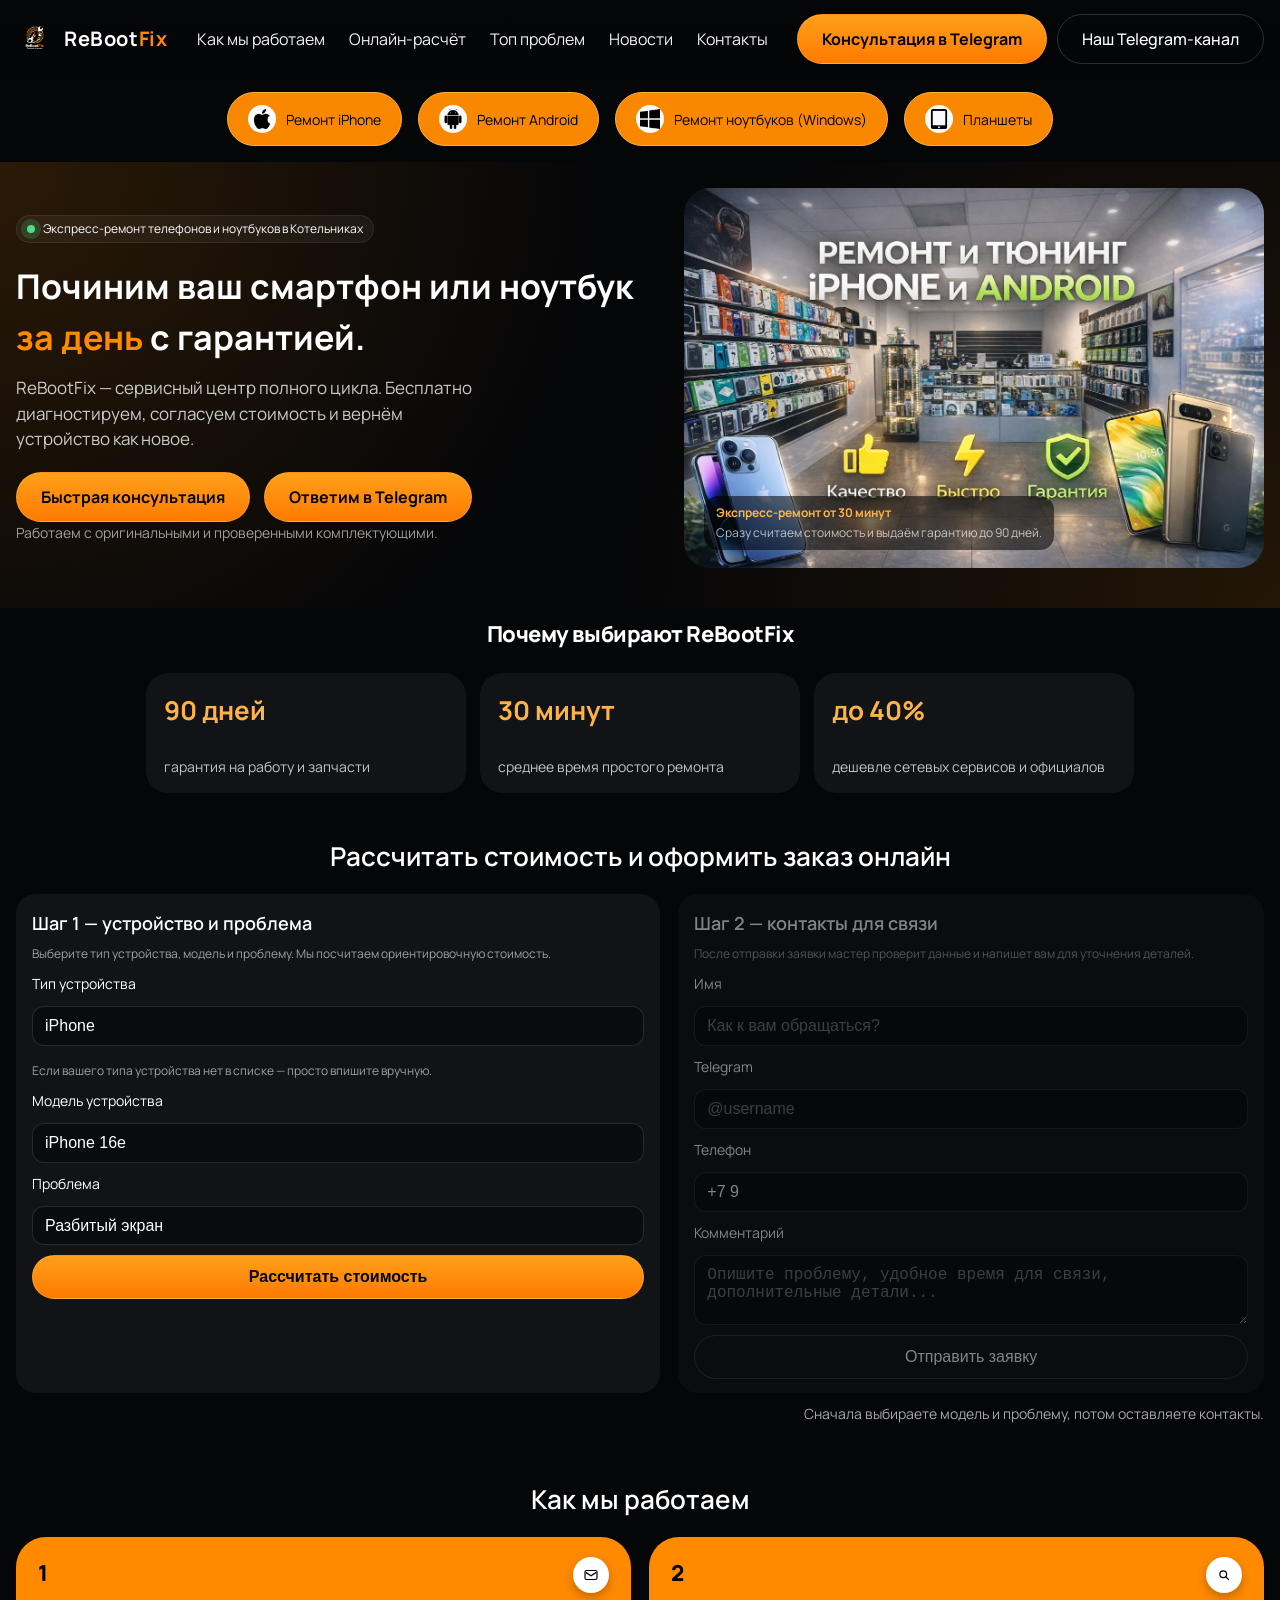
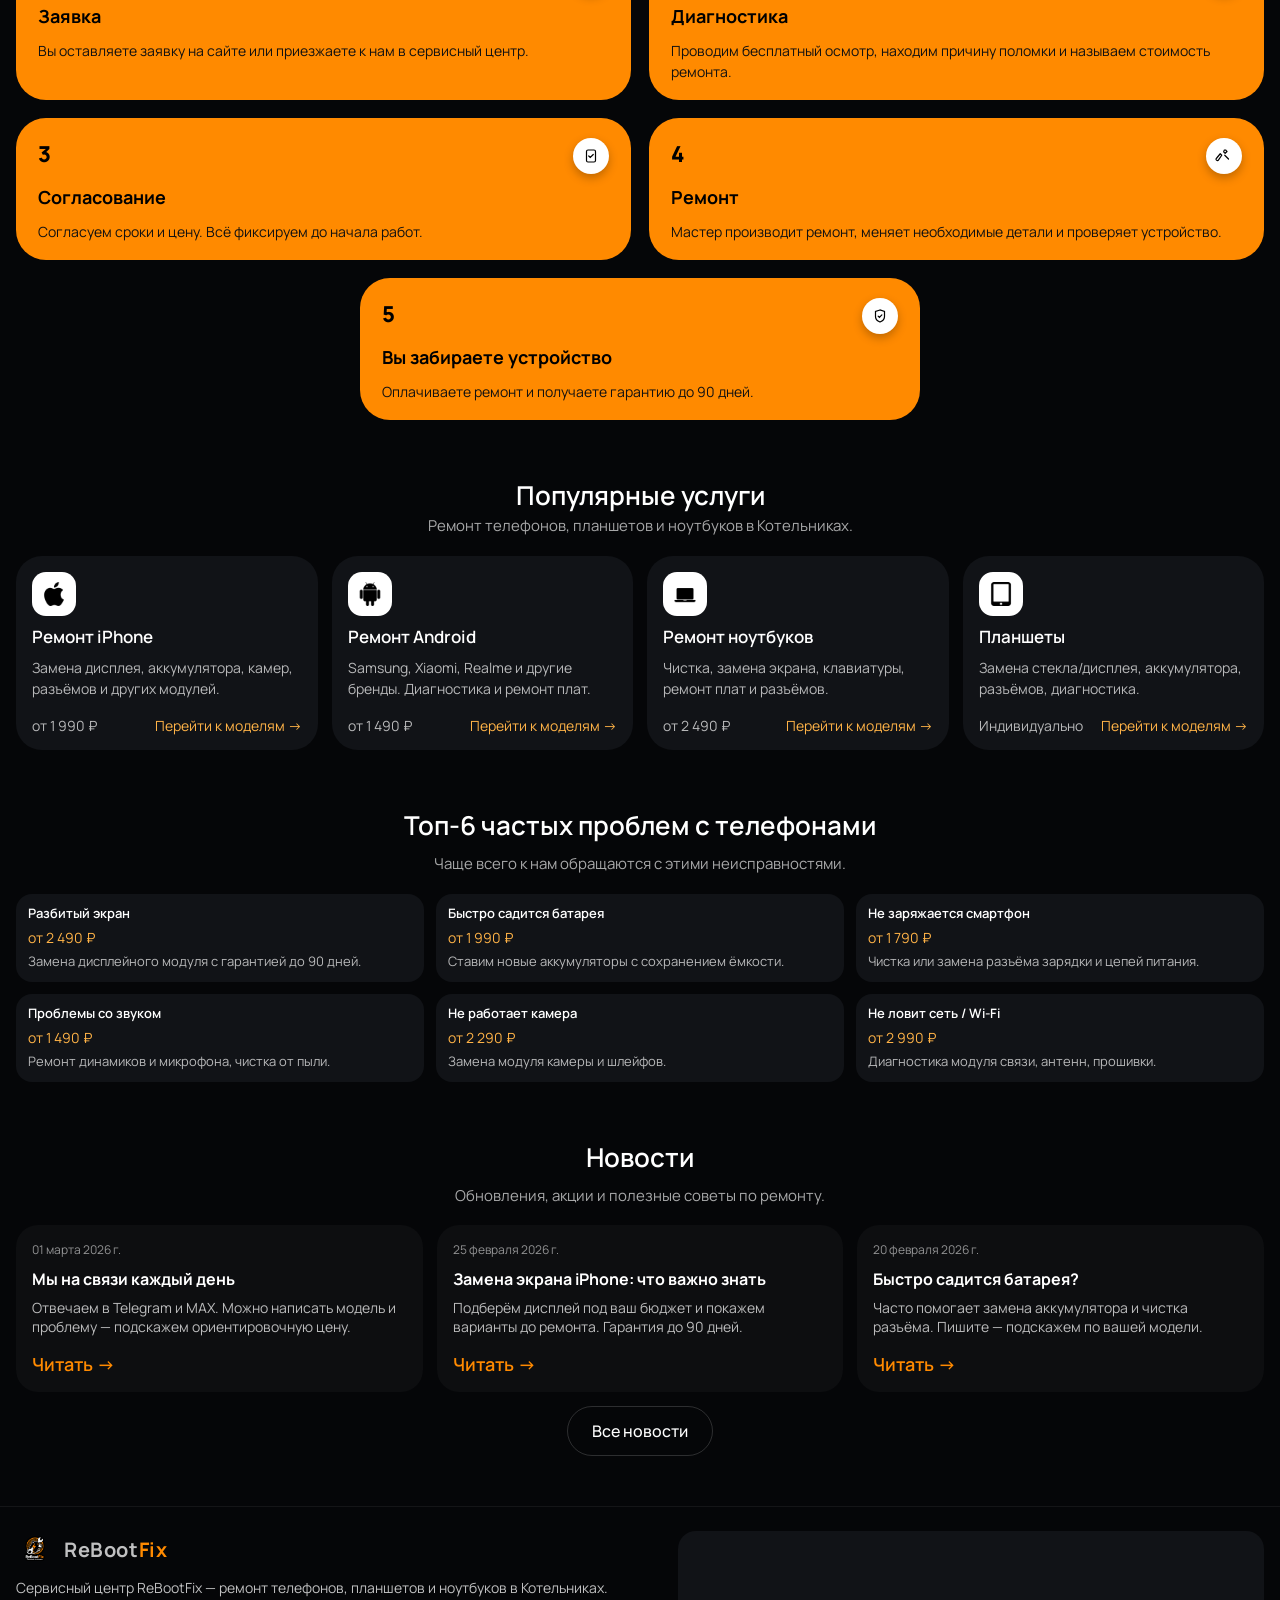
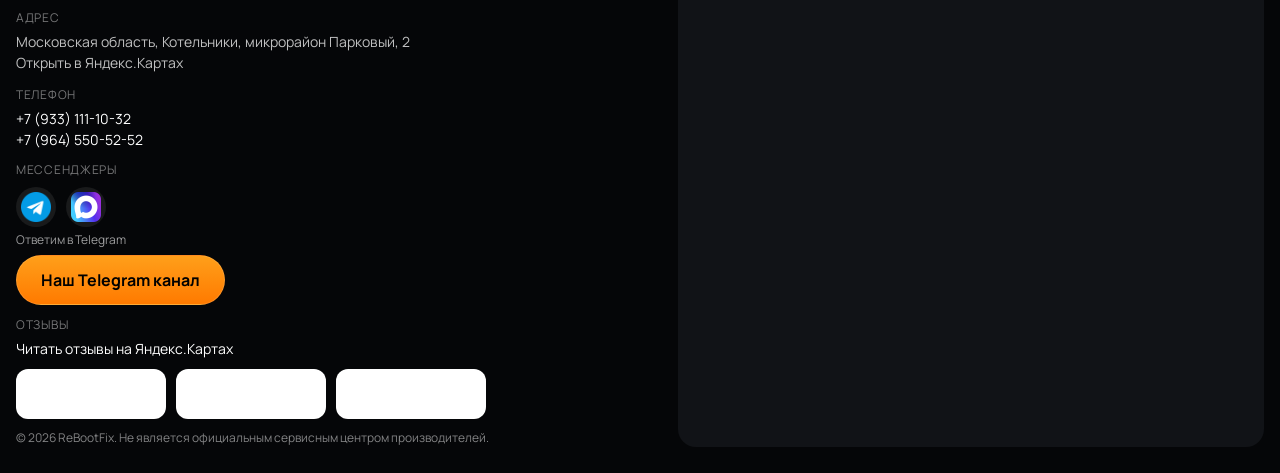
<file: index.html>
<!DOCTYPE html>

<html lang="ru">
<head>
    <meta name="viewport" content="width=device-width, initial-scale=1, viewport-fit=cover"> <meta charset="utf-8"/> <title>ReBootFix — ремонт техники в Котельниках</title> <meta content="width=device-width, initial-scale=1" name="viewport"/>
    <link rel="preconnect" href="https://fonts.googleapis.com">
    <link rel="preconnect" href="https://fonts.gstatic.com" crossorigin>
    <link href="https://fonts.googleapis.com/css2?family=Manrope:wght@400;500;600;700;800&display=swap" rel="stylesheet">
    <link href="style_edited.css" rel="stylesheet"/>
</head>
<body class="page"> <header class="header"> <div class="container header__inner">
<a class="logo" href="index.html"> <div class="logo__icon"> <img alt="ReBootFix" src="logo-rebootfix-black.png" class="header__logo-img"/> </div> <div class="logo__text">ReBoot<span>Fix</span></div>
</a> <nav class="nav"> <a class="nav__link" href="#steps">Как мы работаем</a> <a class="nav__link" href="#order">Онлайн-расчёт</a> <a class="nav__link" href="#issues">Топ проблем</a> <a class="nav__link" href="news.html">Новости</a> <a class="nav__link" href="#contacts">Контакты</a> </nav> <div class="header__actions"> <a class="btn btn--primary" href="https://t.me/ReBootFixx" rel="noopener" target="_blank">Консультация в Telegram</a> <a class="btn btn--outline" href="https://t.me/ReBootFix" rel="noopener" target="_blank">Наш Telegram‑канал</a> </div> </div> </header> <!-- ЧИПСЫ РАЗДЕЛОВ -->
<div class="chips">
<div class="container">
<div class="chips__scroll">
<a class="chip" href="iphone.html"><span class="chip__icon"><img alt="" class="chip__img" src="icon-apple.png"/></span>Ремонт iPhone</a>
<a class="chip" href="android.html"><span class="chip__icon"><img alt="" class="chip__img" src="icon-android.png"/></span>Ремонт Android</a>
<a class="chip" href="laptops.html"><span class="chip__icon"><img alt="" class="chip__img" src="icon-windows2.png"/></span>Ремонт ноутбуков (Windows)</a>
<a class="chip" href="tablets.html"><span class="chip__icon"><img alt="" class="chip__img" src="icon-tablet2.png"/></span>Планшеты</a>
</div>
</div>
</div>
<!-- HERO -->
<section class="hero"> <div class="container hero__inner"> <div> <div class="hero__badge"> <span class="hero__badge-dot"></span> Экспресс-ремонт телефонов и ноутбуков в Котельниках </div> <h1> Починим ваш смартфон или ноутбук <span>за день</span> с гарантией. </h1> <p class="hero__text"> ReBootFix — сервисный центр полного цикла. Бесплатно диагностируем, согласуем стоимость и вернём устройство как новое. </p> <div class="hero__actions"> <a class="btn btn--primary" href="#order">Быстрая консультация</a> <a class="btn btn--primary tg-big-btn" href="https://t.me/ReBootFixx" rel="noopener" target="_blank">Ответим в Telegram</a> </div> <p class="hero__note">Работаем с оригинальными и проверенными комплектующими.</p> </div> <div class="hero__image"> <img class="hero__photo" src="hero-main.jpg" alt="Ремонт iPhone и Android в ReBootFix"/> <div class="hero__badge-card"> <strong>Экспресс-ремонт от 30 минут</strong> <span>Сразу считаем стоимость и выдаём гарантию до 90 дней.</span> </div> </div> </div>
</section> <!-- STATS -->
<section class="stats">
  <div class="container">
    <div class="stats__head"><h2 class="stats__title">Почему выбирают ReBootFix</h2></div>
    <div class="stats__grid">
 <div class="stat"> <div class="stat__value">90 дней</div> <div class="stat__label">гарантия на работу и запчасти</div> </div> <div class="stat"> <div class="stat__value">30 минут</div> <div class="stat__label">среднее время простого ремонта</div> </div> <div class="stat"> <div class="stat__value">до 40%</div> <div class="stat__label">дешевле сетевых сервисов и официалов</div> </div> 
    </div>
  </div>
</section>
<!-- ОНЛАЙН-РАСЧЁТ -->
<section class="section" id="order">
  <div class="container">
    <div class="section__header">
      <div class="section__title">Рассчитать стоимость и оформить заказ онлайн</div>
    </div>

    <div class="flex-2">
      <!-- Шаг 1 -->
      <div class="form-card">
        <div class="form-card__title">Шаг 1 — устройство и проблема</div>
        <p class="form-hint">Выберите тип устройства, модель и проблему. Мы посчитаем ориентировочную стоимость.</p>

        <div class="form-row">
          <label class="form-label" for="order-type">Тип устройства</label>
          <input class="select" id="order-type" list="order-type-list" placeholder="Выберите из списка или впишите свой вариант" value="iPhone" />
          <datalist id="order-type-list">
            <option value="iPhone"></option>
            <option value="Android смартфон"></option>
            <option value="Ноутбук (Windows)"></option>
            <option value="Планшет"></option>
          </datalist>
          <div class="form-hint" style="margin-top:6px;">Если вашего типа устройства нет в списке — просто впишите вручную.</div>
        </div>

        <div class="form-row">
          <label class="form-label" for="order-model">Модель устройства</label>
          <input class="select" id="order-model" list="order-model-list" placeholder="Выберите из списка или впишите модель" />
          <datalist id="order-model-list"></datalist>
        </div>

        <div class="form-row">
          <label class="form-label" for="order-problem">Проблема</label>
          <select class="select" id="order-problem">
            <option value="screen">Разбитый экран</option>
            <option value="battery">Быстро садится батарея</option>
            <option value="port">Не заряжается / разъём</option>
            <option value="sound">Проблемы со звуком</option>
            <option value="other">Другое</option>
          </select>
        </div>

        <div class="form-row">
          <button class="btn btn--primary" id="order-calc-btn">Рассчитать стоимость</button>
          <div class="form-result" id="order-price-text"></div>
        </div>
      </div>

      <!-- Шаг 2 -->
      <div class="form-card form-card--disabled" id="order-contact-card">
        <div class="form-card__title">Шаг 2 — контакты для связи</div>
        <p class="form-hint">После отправки заявки мастер проверит данные и напишет вам для уточнения деталей.</p>

        <div class="order-summary" id="order-summary"></div>

        <form id="order-contact-form">
          <div class="form-row">
            <label class="form-label" for="order-name">Имя</label>
            <input class="input" id="order-name" placeholder="Как к вам обращаться?" />
          </div>

          <div class="form-row">
            <label class="form-label" for="order-telegram">Telegram</label>
            <input class="input" id="order-telegram" placeholder="@username" autocomplete="off" inputmode="text" />
          </div>

          <div class="form-row">
            <label class="form-label" for="order-phone">Телефон</label>
            <input class="input" id="order-phone" placeholder="+7 9XX XXX-XX-XX" autocomplete="tel" inputmode="tel" value="+7 9" />
          </div>

          <div class="form-row">
            <label class="form-label" for="order-comment">Комментарий</label>
            <textarea id="order-comment" placeholder="Опишите проблему, удобное время для связи, дополнительные детали..."></textarea>
          </div>

          <div class="form-row">
            <button class="btn btn--outline" id="order-submit-btn">Отправить заявку</button>
            <div class="order-success" id="order-success">Заявка передана мастеру. Мы свяжемся с вами в ближайшее время.</div>
          </div>
        </form>
      </div>
    </div>

    <div class="order-subnote"><span>Сначала выбираете модель и проблему, потом оставляете контакты.</span></div>
  </div>
</section>
<!-- КАК МЫ РАБОТАЕМ -->
<section class="section section-steps" id="steps"> <div class="container"> <div class="section__header"> <div class="section__title">Как мы работаем</div> </div> <div class="steps-grid"> <div class="step-card"> <div class="step-card__top"> <span>1</span> <div class="step-card__icon"> <svg viewbox="0 0 24 24"> <rect fill="none" height="12" rx="2" stroke-width="1.6" width="16" x="4" y="6"></rect> <path d="M5 8.5 12 13l7-4.5" fill="none" stroke-width="1.6"></path> </svg> </div> </div> <div class="step-card__title">Заявка</div> <div class="step-card__text"> Вы оставляете заявку на сайте или приезжаете к нам в сервисный центр. </div> </div> <div class="step-card"> <div class="step-card__top"> <span>2</span> <div class="step-card__icon"> <svg viewbox="0 0 24 24"> <circle cx="11" cy="11" fill="none" r="4.5" stroke-width="1.6"></circle> <path d="m15 15 3.2 3.2" fill="none" stroke-linecap="round" stroke-width="1.6"></path> </svg> </div> </div> <div class="step-card__title">Диагностика</div> <div class="step-card__text"> Проводим бесплатный осмотр, находим причину поломки и называем стоимость ремонта. </div> </div> <div class="step-card"> <div class="step-card__top"> <span>3</span> <div class="step-card__icon"> <svg viewbox="0 0 24 24"> <rect fill="none" height="16" rx="2" stroke-width="1.6" width="12" x="6" y="4"></rect> <path d="m9 12 2 2 4-4" fill="none" stroke-linecap="round" stroke-width="1.6"></path> </svg> </div> </div> <div class="step-card__title">Согласование</div> <div class="step-card__text"> Согласуем сроки и цену. Всё фиксируем до начала работ. </div> </div> <div class="step-card"> <div class="step-card__top"> <span>4</span> <div class="step-card__icon"> <svg viewbox="0 0 24 24"> <path d="M14.5 4.5 16 6l-2.5 2.5-2-2L12.5 4h2zM7 9l2 2-4.5 6.5a1.5 1.5 0 0 1-2.1.3l-.7-.7a1.5 1.5 0 0 1 .3-2.1L7 9z" fill="none" stroke-linejoin="round" stroke-width="1.6"></path> <path d="M13 11 18 16" fill="none" stroke-linecap="round" stroke-width="1.6"></path> </svg> </div> </div> <div class="step-card__title">Ремонт</div> <div class="step-card__text"> Мастер производит ремонт, меняет необходимые детали и проверяет устройство. </div> </div> <div class="step-card"> <div class="step-card__top"> <span>5</span> <div class="step-card__icon"> <svg viewbox="0 0 24 24"> <path d="M12 4 6 6v6.5c0 3.1 2.1 5.9 6 7.5 3.9-1.6 6-4.4 6-7.5V6L12 4z" fill="none" stroke-width="1.6"></path> <path d="m9.5 12.2 1.7 1.7 3.3-3.3" fill="none" stroke-linecap="round" stroke-width="1.6"></path> </svg> </div> </div> <div class="step-card__title">Вы забираете устройство</div> <div class="step-card__text"> Оплачиваете ремонт и получаете гарантию до 90 дней. </div> </div> </div> </div>
</section> <!-- ПОПУЛЯРНЫЕ УСЛУГИ -->
<section class="section section--popular">
<div class="container">
<div class="section__header">
<div>
<div class="section__title">Популярные услуги</div>
<div class="section__subtitle">Ремонт телефонов, планшетов и ноутбуков в Котельниках.</div>
</div>
</div>
<div class="grid-4">
<div class="card">
<div aria-hidden="true" class="card__icon card__icon--logo"><img alt="" class="card__img" src="icon-apple.png"/></div>
<div class="card__title">Ремонт iPhone</div>
<div class="card__text">Замена дисплея, аккумулятора, камер, разъёмов и других модулей.</div>
<div class="card__footer">
<span>от 1 990 ₽</span>
<a class="card__link" href="iphone.html">Перейти к моделям →</a>
</div>
</div>
<div class="card">
<div aria-hidden="true" class="card__icon card__icon--logo"><img alt="" class="card__img" src="icon-android.png"/></div>
<div class="card__title">Ремонт Android</div>
<div class="card__text">Samsung, Xiaomi, Realme и другие бренды. Диагностика и ремонт плат.</div>
<div class="card__footer">
<span>от 1 490 ₽</span>
<a class="card__link" href="android.html">Перейти к моделям →</a>
</div>
</div>
<div class="card">
<div aria-hidden="true" class="card__icon card__icon--logo"><img alt="" class="card__img" src="icon-laptop.png"/></div>
<div class="card__title">Ремонт ноутбуков</div>
<div class="card__text">Чистка, замена экрана, клавиатуры, ремонт плат и разъёмов.</div>
<div class="card__footer">
<span>от 2 490 ₽</span>
<a class="card__link" href="laptops.html">Перейти к моделям →</a>
</div>
</div>
<div class="card">
<div aria-hidden="true" class="card__icon card__icon--logo"><img alt="" class="card__img" src="icon-tablet2.png"/></div>
<div class="card__title">Планшеты</div>
<div class="card__text">Замена стекла/дисплея, аккумулятора, разъёмов, диагностика.</div>
<div class="card__footer">
<span>Индивидуально</span>
<a class="card__link" href="tablets.html">Перейти к моделям →</a>
</div>
</div>
</div>
</div>
</section> <!-- ТОП-6 ПРОБЛЕМ -->
<section class="section" id="issues"> <div class="container"> <div class="section__header"> <div class="section__title">Топ-6 частых проблем с телефонами</div> <div class="section__subtitle">Чаще всего к нам обращаются с этими неисправностями.</div> </div> <div class="issues"> <div class="issue"> <div class="issue__title">Разбитый экран</div> <div class="issue__price">от 2 490 ₽</div> <div class="issue__note">Замена дисплейного модуля с гарантией до 90 дней.</div> </div> <div class="issue"> <div class="issue__title">Быстро садится батарея</div> <div class="issue__price">от 1 990 ₽</div> <div class="issue__note">Ставим новые аккумуляторы с сохранением ёмкости.</div> </div> <div class="issue"> <div class="issue__title">Не заряжается смартфон</div> <div class="issue__price">от 1 790 ₽</div> <div class="issue__note">Чистка или замена разъёма зарядки и цепей питания.</div> </div> <div class="issue"> <div class="issue__title">Проблемы со звуком</div> <div class="issue__price">от 1 490 ₽</div> <div class="issue__note">Ремонт динамиков и микрофона, чистка от пыли.</div> </div> <div class="issue"> <div class="issue__title">Не работает камера</div> <div class="issue__price">от 2 290 ₽</div> <div class="issue__note">Замена модуля камеры и шлейфов.</div> </div> <div class="issue"> <div class="issue__title">Не ловит сеть / Wi-Fi</div> <div class="issue__price">от 2 990 ₽</div> <div class="issue__note">Диагностика модуля связи, антенн, прошивки.</div> </div> </div> </div>
</section> <!-- FOOTER -->

<!-- НОВОСТИ -->
<section class="section" id="news">
  <div class="container">
    <div class="section__header">
      <div class="section__title">Новости</div>
      <div class="section__subtitle">Обновления, акции и полезные советы по ремонту.</div>
    </div>

    <div class="news-grid" id="newsPreview"></div>

    <div style="display:flex;justify-content:center;margin-top:14px;">
      <a class="btn btn--outline" href="news.html">Все новости</a>
    </div>
  </div>
</section>

<footer class="footer" id="contacts"> <div class="container footer__inner"> <div> <div class="logo"> <div class="logo__icon"> <img alt="ReBootFix" src="logo-rebootfix-black.png"/> </div> <div class="logo__text">ReBoot<span>Fix</span></div> </div> <div class="footer__row"> Сервисный центр ReBootFix — ремонт телефонов, планшетов и ноутбуков в Котельниках. </div> <div class="footer__row"> <span class="footer__label">Адрес</span><br/> Московская область, Котельники, микрорайон Парковый, 2<br/> <a href="https://yandex.ru/maps/org/rebootfix/221005671210?si=v9nre5a27yj263veqmcjpbkttr" target="_blank"> Открыть в Яндекс.Картах </a> </div> <div class="footer__row footer__contacts"> <div> <span class="footer__label">Телефон</span><br/> <a href="tel:+79331111032">+7 (933) 111-10-32</a><br/> <a href="tel:+79645505252">+7 (964) 550-52-52</a> </div> <div> <span class="footer__label">Мессенджеры</span><br/> <div class="messengers-row"><a aria-label="Telegram" class="messenger" href="https://t.me/ReBootFixx" target="_blank"><img alt="Telegram" src="icon-telegram.png"/></a><a aria-label="MAX" class="messenger" href="https://max.ru/u/f9LHodD0cOJMFYP6GxydgXBKJ6jrH4nY3RGHtgDUe7KFM8yxsaYxv8iRhDA" target="_blank"><img alt="MAX" src="icon-max.png"/></a></div><div class="messengers-note">Ответим в Telegram</div><div class="tgk-link"><a class="btn btn--primary" href="https://t.me/ReBootFix" rel="noopener" target="_blank">Наш Telegram канал</a></div> </div> <div> <span class="footer__label">Отзывы</span><br/> <a href="https://yandex.ru/maps/org/rebootfix/221005671210?si=v9nre5a27yj263veqmcjpbkttr" target="_blank"> Читать отзывы на Яндекс.Картах </a> <div class="trust-badges">  <iframe title="Рейтинг в Яндексе" src="https://yandex.ru/sprav/widget/rating-badge/221005671210?type=rating" width="150" height="50" frameborder="0" loading="lazy"></iframe>  <iframe title="Награда Яндекса" src="https://yandex.ru/sprav/widget/rating-badge/221005671210?type=award" width="150" height="50" frameborder="0" loading="lazy"></iframe>  <iframe title="Альтернативный бейдж" src="https://yandex.ru/sprav/widget/rating-badge/221005671210?type=alt" width="150" height="50" frameborder="0" loading="lazy"></iframe> </div> </div> </div> <div class="footer__row" style="margin-top:10px;font-size:12px;color:rgba(255,255,255,0.5);"> © <span id="year"></span> ReBootFix. Не является официальным сервисным центром производителей. </div> </div> <div class="footer__map"> <iframe allowfullscreen="true" frameborder="0" height="260" src="https://yandex.ru/map-widget/v1/?mode=search&oid=221005671210&ol=biz&z=17&ll=37.87442%2C55.658246" style="border:0;" width="100%"> </iframe>
</div> </div></footer> <script src="device-data.js"></script>
<script src="news.js"></script>
<script>
  // year in footer
  document.getElementById('year').textContent = new Date().getFullYear();

  // active chip (visual only)
  document.querySelectorAll('.chip').forEach(function (chip) {
    chip.addEventListener('click', function () {
      document.querySelectorAll('.chip').forEach(function (c) {
        c.classList.remove('chip--active');
      });
      this.classList.add('chip--active');
    });
  });
  // models for calculator (from device-data.js)
  function normalizeType(raw) {
    const exact = (raw || '').trim();
    const v = exact.toLowerCase();

    // Exact labels from the datalist
    const mapExact = {
      'iphone': { key: 'iphone', label: 'iPhone' },
      'android смартфон': { key: 'android', label: 'Android смартфон' },
      'ноутбук (windows)': { key: 'laptop', label: 'Ноутбук (Windows)' },
      'планшет': { key: 'tablet', label: 'Планшет' },
    };
    if (mapExact[v]) return { ...mapExact[v], isCustom: false };

    // Typed variations (so user can type anything close)
    if (v.includes('iphone') || v === 'айфон') return { key: 'iphone', label: 'iPhone', isCustom: false };
    if (v.includes('android') || v.includes('андроид')) return { key: 'android', label: 'Android смартфон', isCustom: false };
    if (v.includes('ноут') || v.includes('laptop') || v.includes('windows') || v.includes('pc') || v.includes('пк')) {
      return { key: 'laptop', label: 'Ноутбук (Windows)', isCustom: false };
    }
    if (v.includes('планш') || v.includes('tablet') || v.includes('ipad')) return { key: 'tablet', label: 'Планшет', isCustom: false };

    return { key: 'custom', label: exact || 'Другое устройство', isCustom: true };
  }

  function getModelLabelsForType(typeKey) {
    const d = window.DEVICE_DATA || {};

    if (typeKey === 'iphone') {
      return (d.iphone && d.iphone.models || []).map(m => m.modelName);
    }

    if (typeKey === 'android') {
      const brands = ['samsung', 'honor', 'xiaomi', 'huawei'];
      const out = [];
      brands.forEach(bk => {
        const b = d[bk];
        (b && b.models || []).forEach(m => out.push((b.brand + ' ' + m.modelName)));
      });
      return out;
    }

    if (typeKey === 'tablet') {
      return (d.ipad && d.ipad.models || []).map(m => m.modelName);
    }

    if (typeKey === 'laptop') {
      return (d.laptops && d.laptops.models || []).map(m => m.modelName);
    }

    return [];
  }

  const orderTypeEl = document.getElementById('order-type');
  const orderModelEl = document.getElementById('order-model');
  const orderModelListEl = document.getElementById('order-model-list');

  function refillModels() {
    if (!orderTypeEl || !orderModelEl || !orderModelListEl) return;

    const typeInfo = normalizeType(orderTypeEl.value);
    const models = getModelLabelsForType(typeInfo.key);

    // refill datalist
    orderModelListEl.innerHTML = '';
    models.forEach(label => {
      const op = document.createElement('option');
      op.value = label;
      orderModelListEl.appendChild(op);
    });

    // For unknown types leave model field free-text (no list)
    if (typeInfo.isCustom) return;

    // If model is empty, auto-pick first option (faster for the user)
    if (!orderModelEl.value && models.length) {
      orderModelEl.value = models[0];
    }
  }

  document.addEventListener('DOMContentLoaded', function () {
    refillModels();
    if (orderTypeEl) {
      orderTypeEl.addEventListener('change', refillModels);
      orderTypeEl.addEventListener('blur', refillModels);
    }
  });

  const priceMap = {
    iphone: { screen: [4500, 9000], battery: [2500, 4500], port: [2500, 4000], sound: [2000, 3500], other: [2500, 7000] },
    android: { screen: [3500, 8000], battery: [2000, 4000], port: [2000, 3500], sound: [1800, 3000], other: [2000, 6500] },
    laptop: { screen: [6000, 14000], battery: [3500, 8000], port: [2500, 6000], sound: [2500, 4500], other: [3000, 12000] },
    tablet: { screen: [4000, 9000], battery: [2500, 5000], port: [2200, 3800], sound: [2000, 3200], other: [2500, 7000] }
  };

  const orderPriceText = document.getElementById('order-price-text');
  const orderContactCard = document.getElementById('order-contact-card');
  const orderSummary = document.getElementById('order-summary');

  document.getElementById('order-calc-btn')?.addEventListener('click', function (e) {
    e.preventDefault();

    const typeInfo = normalizeType(orderTypeEl.value);
    const typeKey = typeInfo.key;
    const typeLabel = typeInfo.label;
    const model = (orderModelEl.value || '').trim() || '—';

    const problemEl = document.getElementById('order-problem');
    const problem = problemEl.value;
    const problemText = problemEl.options[problemEl.selectedIndex].text;

    // Price ranges: if type is unknown, show a generic range
    const generic = { screen: [3500, 12000], battery: [2500, 8000], port: [2000, 7000], sound: [2000, 6000], other: [2500, 15000] };
    const rangesForType = priceMap[typeKey] || generic;
    const range = rangesForType[problem] || rangesForType.other;
    const [min, max] = range;

    const extraNote = (typeKey === 'custom')
      ? ' Для выбранного типа устройства расчёт ориентировочный — точную цену скажем после диагностики.'
      : ' Точную цену назовём после диагностики.';

    orderPriceText.textContent = `Ориентировочная стоимость: от ${min.toLocaleString('ru-RU')} до ${max.toLocaleString('ru-RU')} ₽.` + extraNote;
    orderContactCard.classList.remove('form-card--disabled');
    orderSummary.textContent = `Тип: ${typeLabel}. Модель: ${model}. Проблема: ${problemText}.`;
  });

  const orderForm = document.getElementById('order-contact-form');
  const orderSuccess = document.getElementById('order-success');

// Phone prefix helper (+7 9...)
(function(){
  const phoneEl = document.getElementById('order-phone');
  if(!phoneEl) return;

  const PREFIX = '+7 9';

  function normalize(v){
    v = (v || '').toString();
    // keep digits and plus
    v = v.replace(/[^\d+]/g,'');
    if(!v.startsWith('+7')) v = '+7' + v.replace(/^\+?/,'').replace(/^7?/,'');
    // ensure +79 at start
    if(v.startsWith('+7') && !v.startsWith('+79')) {
      v = '+79' + v.slice(2).replace(/^9/,'');
    }
    const digits = v.replace(/[^\d]/g,''); // 7 + digits
    let out = '+7 9';
    const rest = digits.slice(2); // after 79
    if(rest.length){ out += rest.slice(0,2); }
    if(rest.length > 2){ out += ' ' + rest.slice(2,5); }
    if(rest.length > 5){ out += '-' + rest.slice(5,7); }
    if(rest.length > 7){ out += '-' + rest.slice(7,9); }
    return out;
  }

  function ensurePrefix(){
    const t = (phoneEl.value || '').trim();
    if(!t || t === '+7' || t === '+7 9') phoneEl.value = PREFIX;
  }

  phoneEl.addEventListener('focus', ensurePrefix);
  phoneEl.addEventListener('click', ensurePrefix);

  phoneEl.addEventListener('input', function(){
    const end = phoneEl.selectionStart === phoneEl.value.length;
    phoneEl.value = normalize(phoneEl.value);
    if(end) phoneEl.setSelectionRange(phoneEl.value.length, phoneEl.value.length);
  });

  phoneEl.value = normalize(phoneEl.value || PREFIX);
})();


  orderForm?.addEventListener('submit', function (e) {
  e.preventDefault();

  const typeInfo = normalizeType(orderTypeEl.value);
  const typeLabel = typeInfo.label;
  const model = (orderModelEl.value || '').trim() || '—';

  const problemEl = document.getElementById('order-problem');
  const problemText = problemEl?.options?.[problemEl.selectedIndex]?.text || '—';

  const name = (document.getElementById('order-name')?.value || '').trim();
  const tg = (document.getElementById('order-telegram')?.value || '').trim();
  const phone = (document.getElementById('order-phone')?.value || '').trim();
  const comment = (document.getElementById('order-comment')?.value || '').trim();

  const lines = [
    'Заявка с сайта ReBootFix',
    `Тип: ${typeLabel}`,
    `Модель: ${model}`,
    `Проблема: ${problemText}`,
    name ? `Имя: ${name}` : null,
    tg ? `Telegram: ${tg}` : null,
    phone ? `Телефон: ${phone}` : null,
    comment ? `Комментарий: ${comment}` : null
  ].filter(Boolean);

  const message = lines.join('\n');

  // Copy message (so user can paste it even if Telegram doesn't prefill)
  try { navigator.clipboard?.writeText(message); } catch(err) {}

  // Open Telegram share with prefilled text
  const shareUrl = 'https://t.me/share/url?url=&text=' + encodeURIComponent(message);
  window.open(shareUrl, '_blank', 'noopener');

  orderSuccess.style.display = 'block';
  orderSuccess.textContent = 'Готово! Мы открыли Telegram и скопировали текст заявки — просто отправьте сообщение.';
});

// News preview
document.addEventListener('DOMContentLoaded', function(){
  if(window.renderNewsPreview){
    window.renderNewsPreview('newsPreview', { limit: 3 });
  }
});

</script> </body>
</html>
</file>
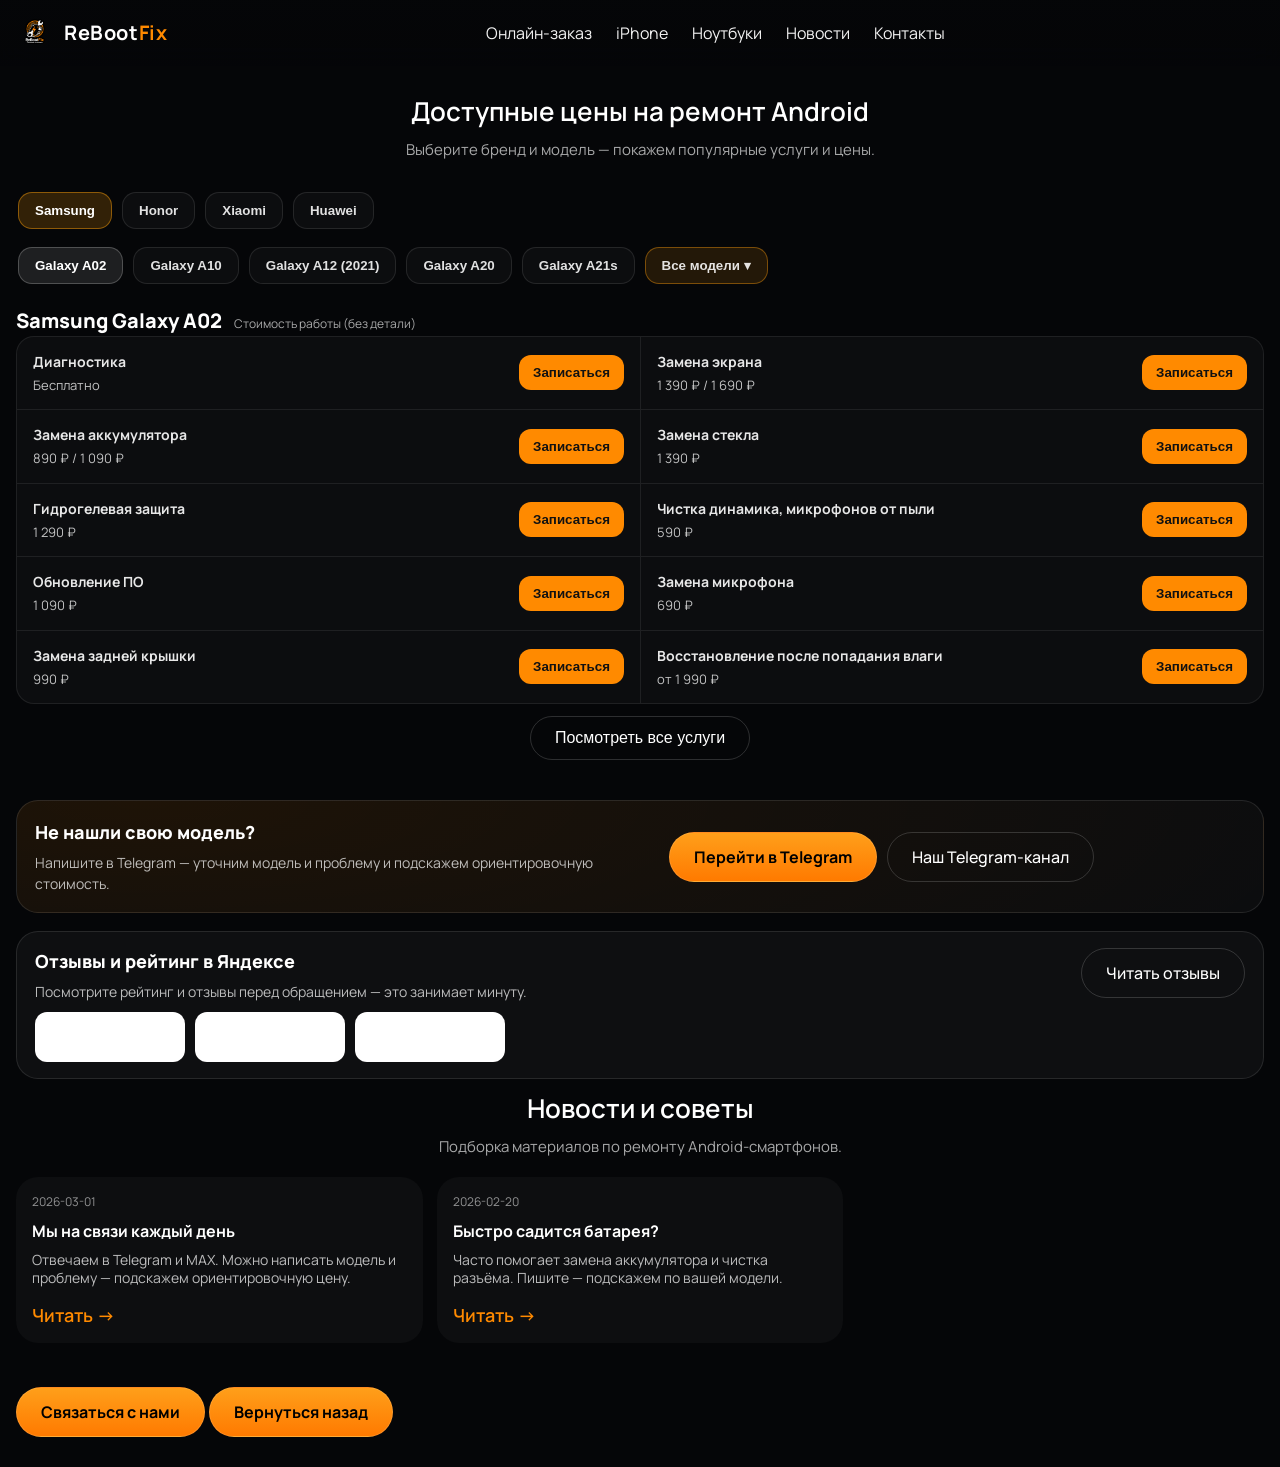
<file: android.html>
<!DOCTYPE html>
<html lang="ru">
<head>
  <meta charset="utf-8" />
  <meta name="viewport" content="width=device-width, initial-scale=1, viewport-fit=cover" />
  <title>Ремонт Android — ReBootFix</title>
  <link rel="preconnect" href="https://fonts.googleapis.com">
  <link rel="preconnect" href="https://fonts.gstatic.com" crossorigin>
  <link href="https://fonts.googleapis.com/css2?family=Manrope:wght@400;500;600;700;800&display=swap" rel="stylesheet">
  <link rel="stylesheet" href="style_edited.css" />
</head>
<body class="page" data-page="android">
  <header class="header">
    <div class="container header__inner">
      <a class="logo" href="index.html">
        <div class="logo__icon"><img alt="ReBootFix" src="logo-rebootfix-black.png" class="header__logo-img"/></div>
        <div class="logo__text">ReBoot<span>Fix</span></div>
      </a>
      <nav class="nav">
        <a class="nav__link" href="index.html#order">Онлайн-заказ</a>
        <a class="nav__link" href="iphone.html">iPhone</a>
        <a class="nav__link" href="laptops.html">Ноутбуки</a>
        <a class="nav__link" href="news.html">Новости</a>
        <a class="nav__link" href="index.html#contacts">Контакты</a>
      </nav>
      <div class="header__actions">
        </div>
    </div>
  </header>

  <main class="section">
    <div class="container">
      <div class="section__header">
        <div class="section__title">Доступные цены на ремонт Android</div>
        <div class="section__subtitle">Выберите бренд и модель — покажем популярные услуги и цены.</div>
      </div>

      <div class="catalog">
  <div class="tabs-row" id="brandTabs"></div>
  <div class="models-row" id="modelRow"></div>
  <div class="models-row models-row--more" id="modelRowMore" style="display:none;"></div>

  <div class="model-head">
    <div class="model-head__title" id="modelTitle"></div>
    <div class="model-head__meta">Стоимость работы (без детали)</div>
  </div>

  <div class="svc-table" id="servicesGrid"></div>

  <div style="display:flex;justify-content:center;margin-top:12px;">
    <button class="btn btn--outline" id="showAllPrices" type="button">Посмотреть все услуги</button>
  </div>
</div>

<section class="find-device">
        <div class="find-device__inner">
          <div class="find-device__left">
            <div class="find-device__title">Не нашли свою модель?</div>
            <div class="find-device__sub">Напишите в Telegram — уточним модель и проблему и подскажем ориентировочную стоимость.</div>
          </div>
          <div class="find-device__actions">
            <a class="btn btn--primary" href="https://t.me/ReBootFixx" target="_blank" rel="noopener">Перейти в Telegram</a>
            <a class="btn btn--outline" href="https://t.me/ReBootFix" target="_blank" rel="noopener">Наш Telegram‑канал</a>
          </div>
        </div>
      </section>

      <section class="trust-section" style="margin-top:14px;">
        <div class="trust-card">
          <div>
            <div class="trust-card__title">Отзывы и рейтинг в Яндексе</div>
            <div class="trust-card__sub">Посмотрите рейтинг и отзывы перед обращением — это занимает минуту.</div>
            <div class="trust-badges">
              <iframe title="Рейтинг в Яндексе" src="https://yandex.ru/sprav/widget/rating-badge/221005671210?type=rating" width="150" height="50" frameborder="0" loading="lazy"></iframe>
              <iframe title="Награда Яндекса" src="https://yandex.ru/sprav/widget/rating-badge/221005671210?type=award" width="150" height="50" frameborder="0" loading="lazy"></iframe>
              <iframe title="Альтернативный бейдж" src="https://yandex.ru/sprav/widget/rating-badge/221005671210?type=alt" width="150" height="50" frameborder="0" loading="lazy"></iframe>
            </div>
          </div>
          <div class="trust-card__actions">
            <a class="btn btn--outline" href="https://yandex.ru/maps/org/rebootfix/221005671210" target="_blank" rel="noopener">Читать отзывы</a></div>
        </div>
      </section>

      <section class="section" style="padding-top:10px;">
        <div class="section__header">
          <div class="section__title">Новости и советы</div>
          <div class="section__subtitle">Подборка материалов по ремонту Android-смартфонов.</div>
        </div>
        <div class="news-grid" id="newsInPage"></div>
      </section>

      <div class="page-bottom-actions" style="margin-top:14px;">
        <a class="btn btn--primary" href="https://t.me/ReBootFixx" target="_blank" rel="noopener">Связаться с нами</a>
        <a class="btn btn--primary" href="index.html">Вернуться назад</a>
      </div>
    </div>
  </main>

  <!-- Services modal (all prices) -->
  <div class="services-modal" id="servicesModal" aria-hidden="true">
    <div class="services-modal__backdrop"></div>
    <div class="services-modal__panel" role="dialog" aria-modal="true">
      <div class="services-modal__head">
        <div>
          <div class="services-modal__title" data-modal-title>Услуги</div>
          <div class="services-modal__sub" data-modal-sub>Цены и услуги</div>
        </div>
        <button class="services-modal__close" type="button" data-modal-close aria-label="Закрыть">×</button>
      </div>
      <div class="services-modal__list" data-modal-list></div>
    </div>
  </div>

  <script src="device-data.js"></script>
  <script src="news.js"></script>
  <script src="services-modal.js"></script>
  <script src="models-v2.js"></script>
</body>
</html>
</file>
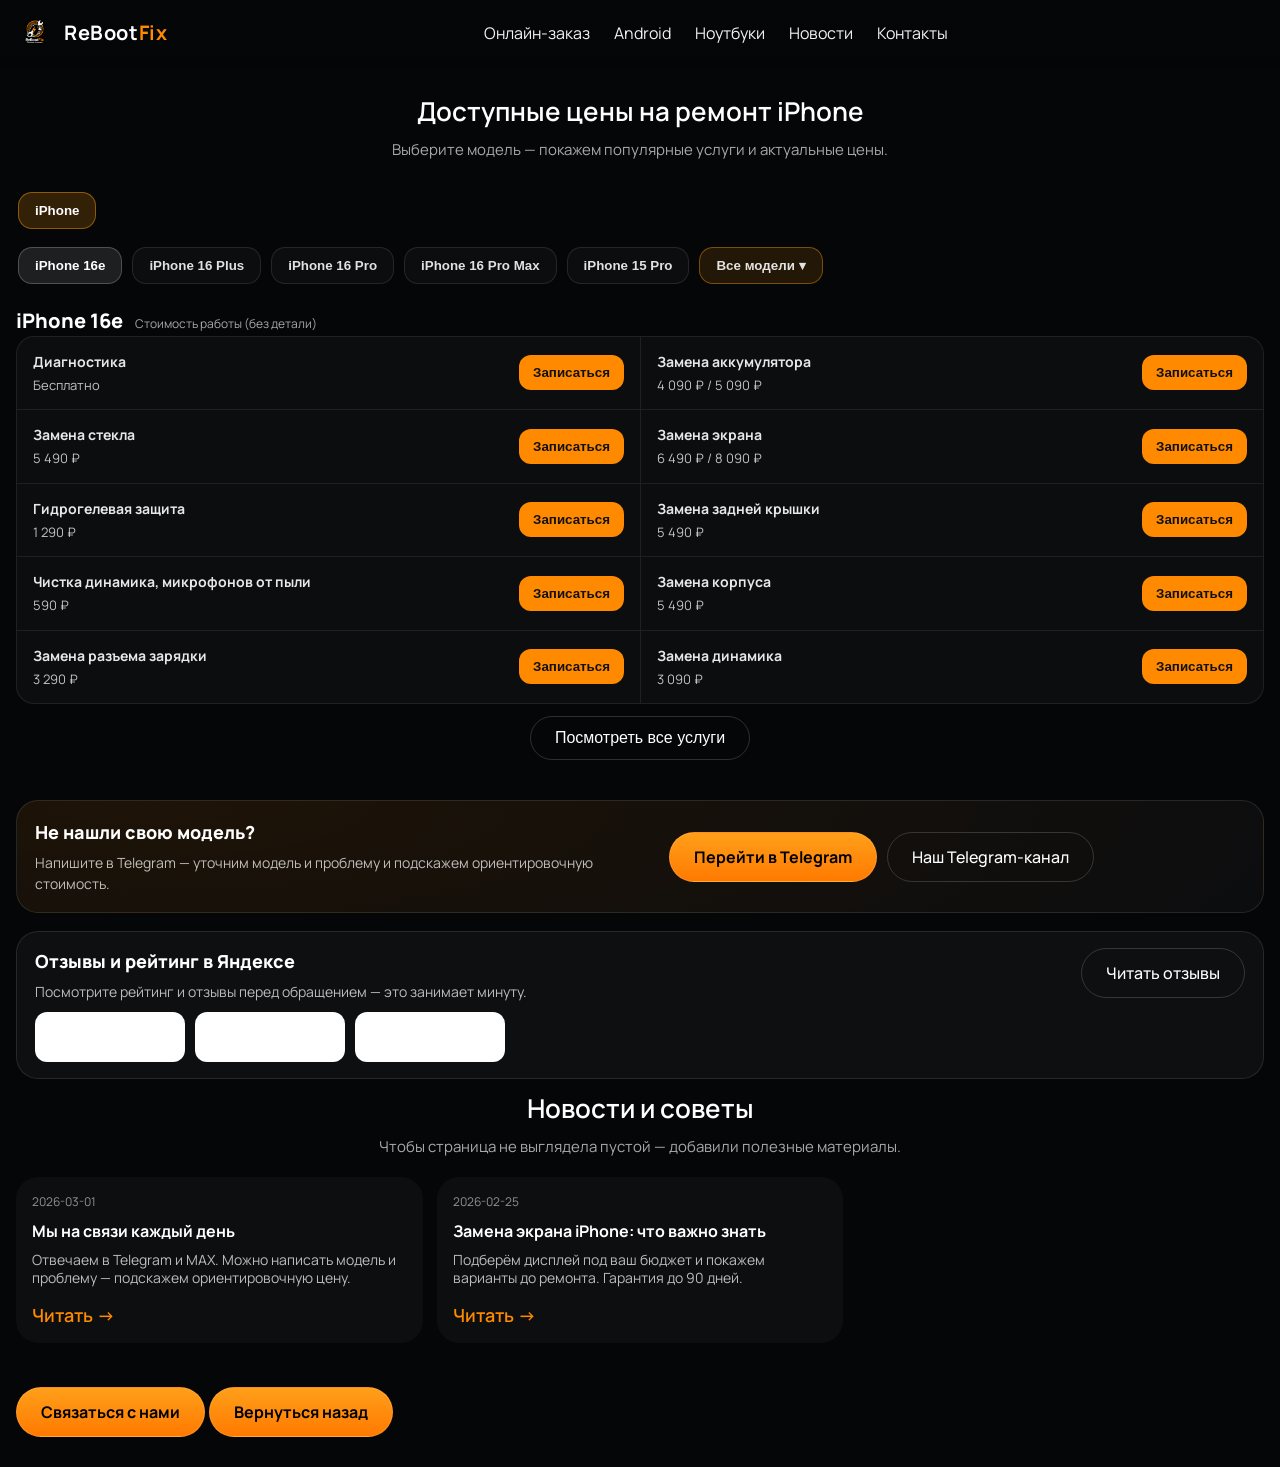
<file: iphone.html>
<!DOCTYPE html>
<html lang="ru">
<head>
  <meta charset="utf-8" />
  <meta name="viewport" content="width=device-width, initial-scale=1, viewport-fit=cover" />
  <title>Ремонт iPhone — ReBootFix</title>
  <link rel="preconnect" href="https://fonts.googleapis.com">
  <link rel="preconnect" href="https://fonts.gstatic.com" crossorigin>
  <link href="https://fonts.googleapis.com/css2?family=Manrope:wght@400;500;600;700;800&display=swap" rel="stylesheet">
  <link rel="stylesheet" href="style_edited.css" />
</head>
<body class="page" data-page="iphone">
  <header class="header">
    <div class="container header__inner">
      <a class="logo" href="index.html">
        <div class="logo__icon"><img alt="ReBootFix" src="logo-rebootfix-black.png" class="header__logo-img"/></div>
        <div class="logo__text">ReBoot<span>Fix</span></div>
      </a>
      <nav class="nav">
        <a class="nav__link" href="index.html#order">Онлайн-заказ</a>
        <a class="nav__link" href="android.html">Android</a>
        <a class="nav__link" href="laptops.html">Ноутбуки</a>
        <a class="nav__link" href="news.html">Новости</a>
        <a class="nav__link" href="index.html#contacts">Контакты</a>
      </nav>
      <div class="header__actions">
        </div>
    </div>
  </header>

  <main class="section">
    <div class="container">
      <div class="section__header">
        <div class="section__title">Доступные цены на ремонт iPhone</div>
        <div class="section__subtitle">Выберите модель — покажем популярные услуги и актуальные цены.</div>
      </div>

      <div class="catalog">
  <div class="tabs-row" id="brandTabs"></div>
  <div class="models-row" id="modelRow"></div>
  <div class="models-row models-row--more" id="modelRowMore" style="display:none;"></div>

  <div class="model-head">
    <div class="model-head__title" id="modelTitle"></div>
    <div class="model-head__meta">Стоимость работы (без детали)</div>
  </div>

  <div class="svc-table" id="servicesGrid"></div>

  <div style="display:flex;justify-content:center;margin-top:12px;">
    <button class="btn btn--outline" id="showAllPrices" type="button">Посмотреть все услуги</button>
  </div>
</div>

<section class="find-device">
        <div class="find-device__inner">
          <div class="find-device__left">
            <div class="find-device__title">Не нашли свою модель?</div>
            <div class="find-device__sub">Напишите в Telegram — уточним модель и проблему и подскажем ориентировочную стоимость.</div>
          </div>
          <div class="find-device__actions">
            <a class="btn btn--primary" href="https://t.me/ReBootFixx" target="_blank" rel="noopener">Перейти в Telegram</a>
            <a class="btn btn--outline" href="https://t.me/ReBootFix" target="_blank" rel="noopener">Наш Telegram‑канал</a>
          </div>
        </div>
      </section>

      <section class="trust-section" style="margin-top:14px;">
        <div class="trust-card">
          <div>
            <div class="trust-card__title">Отзывы и рейтинг в Яндексе</div>
            <div class="trust-card__sub">Посмотрите рейтинг и отзывы перед обращением — это занимает минуту.</div>
            <div class="trust-badges">
              <iframe title="Рейтинг в Яндексе" src="https://yandex.ru/sprav/widget/rating-badge/221005671210?type=rating" width="150" height="50" frameborder="0" loading="lazy"></iframe>
              <iframe title="Награда Яндекса" src="https://yandex.ru/sprav/widget/rating-badge/221005671210?type=award" width="150" height="50" frameborder="0" loading="lazy"></iframe>
              <iframe title="Альтернативный бейдж" src="https://yandex.ru/sprav/widget/rating-badge/221005671210?type=alt" width="150" height="50" frameborder="0" loading="lazy"></iframe>
            </div>
          </div>
          <div class="trust-card__actions">
            <a class="btn btn--outline" href="https://yandex.ru/maps/org/rebootfix/221005671210" target="_blank" rel="noopener">Читать отзывы</a></div>
        </div>
      </section>

      <section class="section" style="padding-top:10px;">
        <div class="section__header">
          <div class="section__title">Новости и советы</div>
          <div class="section__subtitle">Чтобы страница не выглядела пустой — добавили полезные материалы.</div>
        </div>
        <div class="news-grid" id="newsInPage"></div>
      </section>

      <div class="page-bottom-actions" style="margin-top:14px;">
        <a class="btn btn--primary" href="https://t.me/ReBootFixx" target="_blank" rel="noopener">Связаться с нами</a>
        <a class="btn btn--primary" href="index.html">Вернуться назад</a>
      </div>
    </div>
  </main>

  <!-- Services modal (all prices) -->
  <div class="services-modal" id="servicesModal" aria-hidden="true">
    <div class="services-modal__backdrop"></div>
    <div class="services-modal__panel" role="dialog" aria-modal="true">
      <div class="services-modal__head">
        <div>
          <div class="services-modal__title" data-modal-title>Услуги</div>
          <div class="services-modal__sub" data-modal-sub>Цены и услуги</div>
        </div>
        <button class="services-modal__close" type="button" data-modal-close aria-label="Закрыть">×</button>
      </div>
      <div class="services-modal__list" data-modal-list></div>
    </div>
  </div>

  <script src="device-data.js"></script>
  <script src="news.js"></script>
  <script src="services-modal.js"></script>
  <script src="models-v2.js"></script>
</body>
</html>
</file>
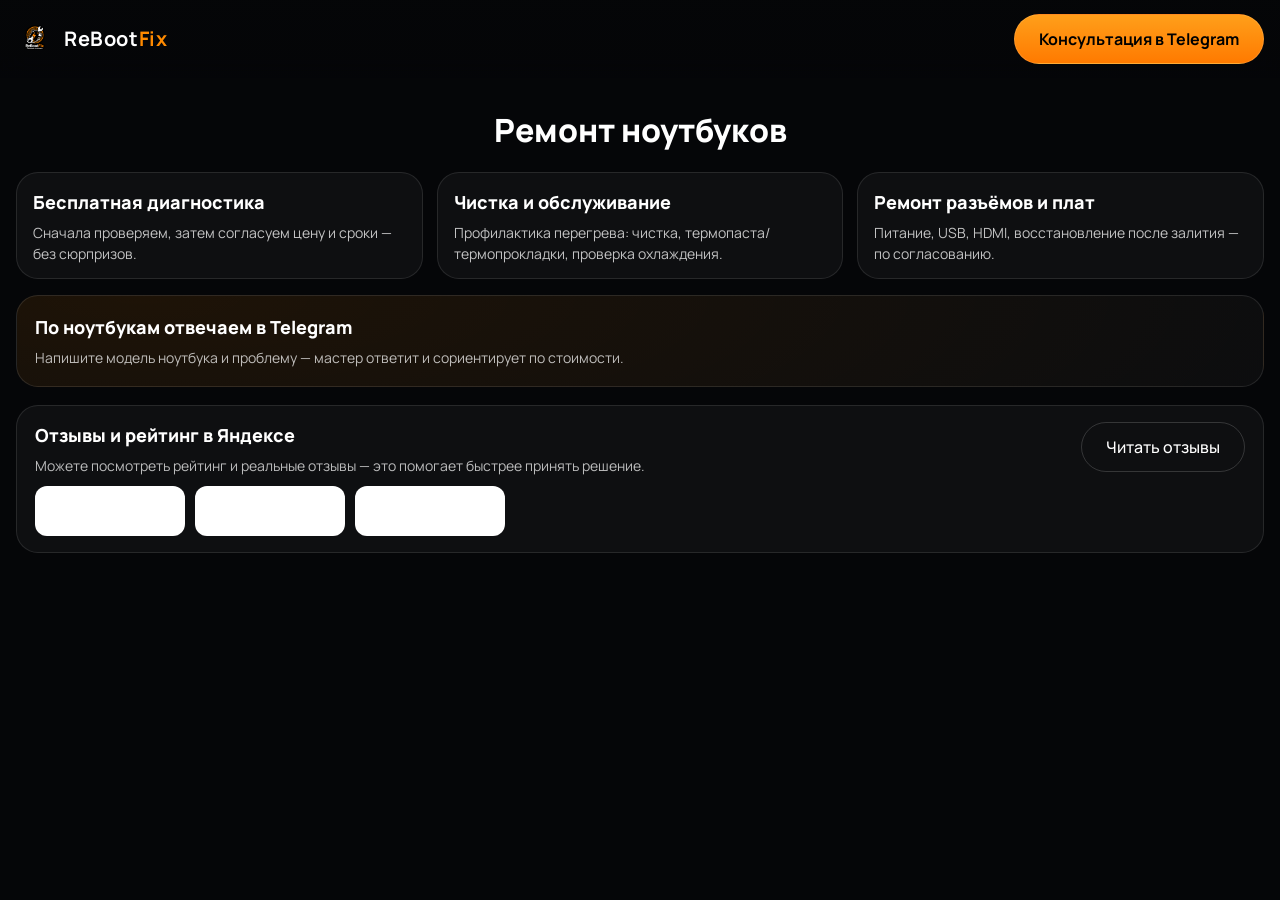
<file: laptops.html>
<!DOCTYPE html>

<html lang="ru">
<head>
    <meta name="viewport" content="width=device-width, initial-scale=1, viewport-fit=cover">
<meta charset="utf-8"/>
<link rel="preconnect" href="https://fonts.googleapis.com">
<link rel="preconnect" href="https://fonts.gstatic.com" crossorigin>
<link href="https://fonts.googleapis.com/css2?family=Manrope:wght@400;500;600;700;800&display=swap" rel="stylesheet">
<title>ReBootFix — ремонт ноутбуков</title>
<meta content="width=device-width, initial-scale=1" name="viewport"/><link href="style_edited.css" rel="stylesheet"/>
<link href="modal.css" rel="stylesheet"/>
</head>
<body class="page">
<header class="header">
<div class="container header__inner">
<a class="logo" href="index.html">
<div class="logo__icon"><img alt="ReBootFix" src="logo-rebootfix-black.png"/></div>
<div class="logo__text">ReBoot<span>Fix</span></div>
</a>
<div class="header__actions"><a class="btn btn--primary" href="https://t.me/ReBootFixx" target="_blank" rel="noopener">Консультация в Telegram</a></div>
</div>
</header>

<main class="models-page">
  <div class="container">
    <div class="models-header">
      <div>
        <div class="models-title">Ремонт ноутбуков</div>
      </div>
    </div>

    <section class="benefits" aria-label="Преимущества">
      <div class="benefits__grid">
        <div class="benefit-card">
          <div class="benefit-card__title">Бесплатная диагностика</div>
          <div class="benefit-card__text">Сначала проверяем, затем согласуем цену и сроки — без сюрпризов.</div>
        </div>
        <div class="benefit-card">
          <div class="benefit-card__title">Чистка и обслуживание</div>
          <div class="benefit-card__text">Профилактика перегрева: чистка, термопаста/термопрокладки, проверка охлаждения.</div>
        </div>
        <div class="benefit-card">
          <div class="benefit-card__title">Ремонт разъёмов и плат</div>
          <div class="benefit-card__text">Питание, USB, HDMI, восстановление после залития — по согласованию.</div>
        </div>
      </div>
    </section>

    <section class="find-device" style="margin-top:16px;">
      <div class="find-device__text">
        <div class="find-device__title">По ноутбукам отвечаем в Telegram</div>
        <div class="find-device__sub">Напишите модель ноутбука и проблему — мастер ответит и сориентирует по стоимости.</div>
      </div>
      </section>

    <section class="trust-card" aria-label="Отзывы и рейтинг">
      <div>
        <div class="trust-card__title">Отзывы и рейтинг в Яндексе</div>
        <div class="trust-card__sub">Можете посмотреть рейтинг и реальные отзывы — это помогает быстрее принять решение.</div>
        <div class="trust-badges">
          <iframe title="Рейтинг в Яндексе" src="https://yandex.ru/sprav/widget/rating-badge/221005671210?type=rating" width="150" height="50" frameborder="0" loading="lazy"></iframe>
          <iframe title="Награда Яндекса" src="https://yandex.ru/sprav/widget/rating-badge/221005671210?type=award" width="150" height="50" frameborder="0" loading="lazy"></iframe>
          <iframe title="Альтернативный бейдж" src="https://yandex.ru/sprav/widget/rating-badge/221005671210?type=alt" width="150" height="50" frameborder="0" loading="lazy"></iframe>
        </div>
      </div>
      <div class="trust-card__right">
        <a class="btn btn--outline" href="https://yandex.ru/maps/org/rebootfix/221005671210?si=v9nre5a27yj263veqmcjpbkttr" target="_blank" rel="noopener">Читать отзывы</a>
      </div>
    </section>
    </div>
  </main>

</body>
</html>
</file>
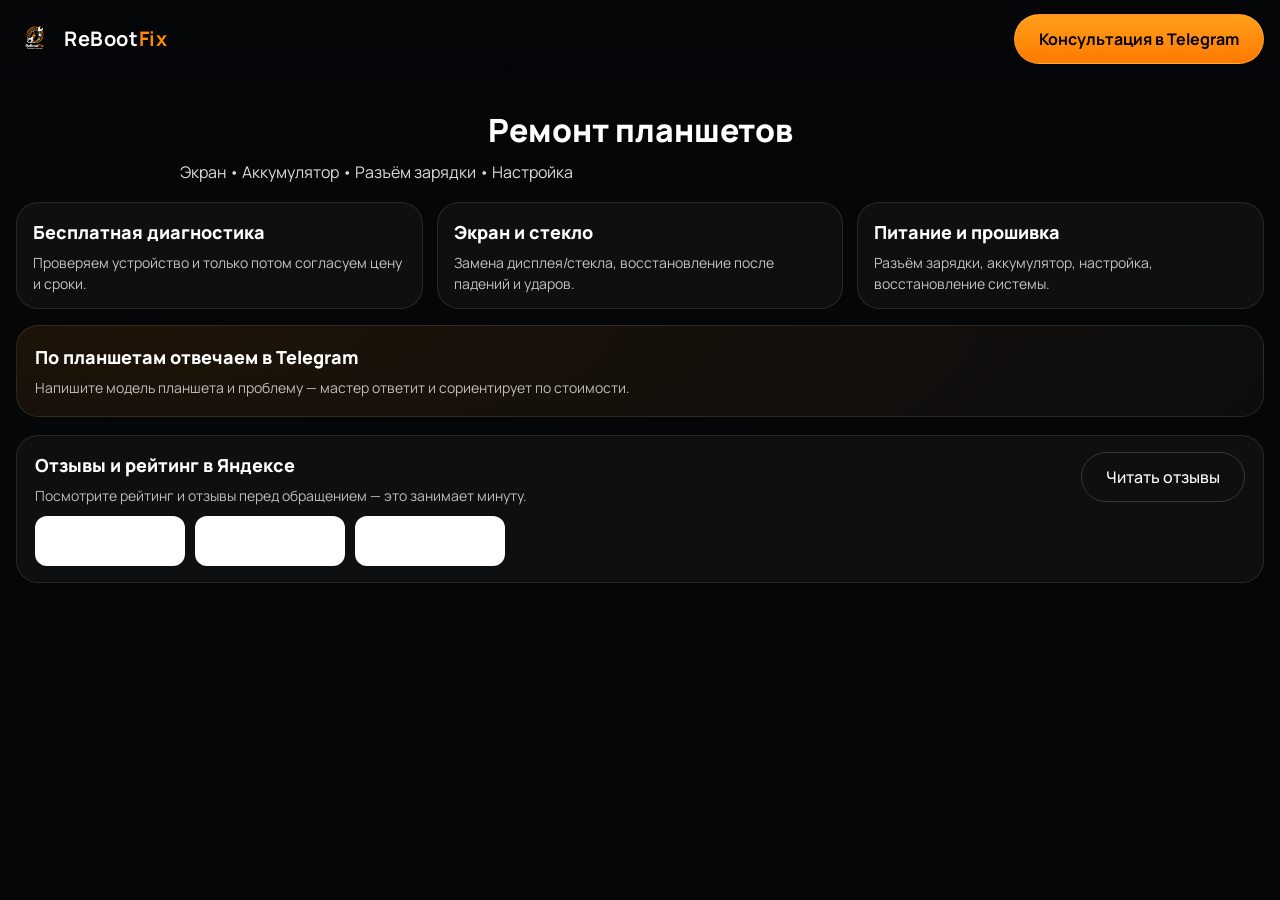
<file: tablets.html>
<!DOCTYPE html>

<html lang="ru">
<head>
  <meta name="viewport" content="width=device-width, initial-scale=1, viewport-fit=cover">
  <meta charset="utf-8"/>
  <link rel="preconnect" href="https://fonts.googleapis.com">
  <link rel="preconnect" href="https://fonts.gstatic.com" crossorigin>
  <link href="https://fonts.googleapis.com/css2?family=Manrope:wght@400;500;600;700;800&display=swap" rel="stylesheet">
  <title>ReBootFix — ремонт планшетов</title>
  <meta content="width=device-width, initial-scale=1" name="viewport"/>
  <link href="style_edited.css" rel="stylesheet"/>
  <link href="modal.css" rel="stylesheet"/>
</head>
<body class="page">
  <header class="header">
    <div class="container header__inner">
      <a class="logo" href="index.html">
        <div class="logo__icon"><img alt="ReBootFix" src="logo-rebootfix-black.png"/></div>
        <div class="logo__text">ReBoot<span>Fix</span></div>
      </a>
      <div class="header__actions"><a class="btn btn--primary" href="https://t.me/ReBootFixx" target="_blank" rel="noopener">Консультация в Telegram</a></div>
</div>
</header>

  <main class="models-page">
    <div class="container">
      <div class="models-header">
        <div>
          <div class="models-title">Ремонт планшетов</div>
          <div class="models-sub">Экран • Аккумулятор • Разъём зарядки • Настройка</div>
        </div>
      </div>

      <section class="benefits" aria-label="Преимущества">
        <div class="benefits__grid">
          <div class="benefit-card">
            <div class="benefit-card__title">Бесплатная диагностика</div>
            <div class="benefit-card__text">Проверяем устройство и только потом согласуем цену и сроки.</div>
          </div>
          <div class="benefit-card">
            <div class="benefit-card__title">Экран и стекло</div>
            <div class="benefit-card__text">Замена дисплея/стекла, восстановление после падений и ударов.</div>
          </div>
          <div class="benefit-card">
            <div class="benefit-card__title">Питание и прошивка</div>
            <div class="benefit-card__text">Разъём зарядки, аккумулятор, настройка, восстановление системы.</div>
          </div>
        </div>
      </section>

      <section class="find-device" style="margin-top:16px;">
        <div class="find-device__text">
          <div class="find-device__title">По планшетам отвечаем в Telegram</div>
          <div class="find-device__sub">Напишите модель планшета и проблему — мастер ответит и сориентирует по стоимости.</div>
        </div>
      </section>

      <section class="trust-card" aria-label="Отзывы и рейтинг">
        <div>
          <div class="trust-card__title">Отзывы и рейтинг в Яндексе</div>
          <div class="trust-card__sub">Посмотрите рейтинг и отзывы перед обращением — это занимает минуту.</div>
          <div class="trust-badges">
            <iframe title="Рейтинг в Яндексе" src="https://yandex.ru/sprav/widget/rating-badge/221005671210?type=rating" width="150" height="50" frameborder="0" loading="lazy"></iframe>
            <iframe title="Награда Яндекса" src="https://yandex.ru/sprav/widget/rating-badge/221005671210?type=award" width="150" height="50" frameborder="0" loading="lazy"></iframe>
            <iframe title="Альтернативный бейдж" src="https://yandex.ru/sprav/widget/rating-badge/221005671210?type=alt" width="150" height="50" frameborder="0" loading="lazy"></iframe>
          </div>
        </div>
        <div class="trust-card__right">
          <a class="btn btn--outline" href="https://yandex.ru/maps/org/rebootfix/221005671210?si=v9nre5a27yj263veqmcjpbkttr" target="_blank" rel="noopener">Читать отзывы</a>
        </div>
      </section>
    </div>
  </main>
</body>
</html>
</file>
<file: style_edited.css>
:root {
      --bg-dark: #050608;
      --bg-dark-soft: #111317;
      --accent: #ff8a00;
      --accent-soft: #ffb347;
      --text-main: #ffffff;
      --border-soft: rgba(255, 255, 255, 0.08);
      --radius-pill: 999px;
      --shadow-soft: 0 16px 40px rgba(0, 0, 0, 0.45);
    }

    * { box-sizing: border-box; margin: 0; padding: 0; }

    body {
      font-family: "Manrope", system-ui, -apple-system, BlinkMacSystemFont, "Segoe UI", Roboto, Arial, sans-serif;
      background: var(--bg-dark);
      color: var(--text-main);
      line-height: 1.5;
      font-size: 16px;
    }

    img { max-width: 100%; display: block; }
    a   { color: inherit; text-decoration: none; }

    .container {
      width: 100%;
      max-width: 1280px;
      margin: 0 auto;
      padding: 0 20px;
    }

    .page { min-height: 100vh; padding-bottom: env(safe-area-inset-bottom); }

    /* HEADER */

    .header {
      position: sticky;
      top: 0;
      z-index: 20;
      backdrop-filter: blur(16px);
      background: linear-gradient(to bottom, rgba(5,6,8,0.96), rgba(5,6,8,0.85));
      border-bottom: none;
      }

    .header__inner {
      display: flex;
      align-items: center;
      justify-content: space-between;
      padding: 14px 0;
      gap: 16px;
    }

    .logo {
      display: flex;
      align-items: center;
      gap: 10px;
      font-weight: 700;
      font-size: 20px;
      letter-spacing: 0.03em;
    }

    .logo__icon {
      width: 38px;
      height: 38px;
      border-radius: 12px;
      background: transparent;
      border: 2px solid #000;
      display: flex;
      align-items: center;
      justify-content: center;
      overflow: hidden;
    }

    .logo__icon img {
      width: 100%;
      height: 100%;
      object-fit: contain;
      /* лёгкая "обводка" вокруг логотипа на любом фоне */
      filter:
        drop-shadow(1px 0 0 #000)
        drop-shadow(-1px 0 0 #000)
        drop-shadow(0 1px 0 #000)
        drop-shadow(0 -1px 0 #000);
    }

    .logo__text span { color: var(--accent); }

    .nav {
      display: flex;
      align-items: center;
      gap: 20px;
      font-size: 14px;
    }

    .nav__link {
      padding: 6px 2px;
      position: relative;
      opacity: 0.9;
    }

    .nav__link::after {
      content: "";
      position: absolute;
      left: 0;
      bottom: 0;
      width: 100%;
      height: 2px;
      border-radius: 999px;
      background: var(--accent);
      transform: scaleX(0);
      transform-origin: center;
      transition: transform 0.2s ease;
    }

    .nav__link:hover::after { transform: scaleX(1); }

    .header__actions {
      display: flex;
      align-items: center;
      gap: 10px;
    }

    .btn {
      border: none;
      cursor: pointer;
      border-radius: var(--radius-pill);
      padding: 9px 20px;
      font-size: 14px;
      font-weight: 500;
      transition: all 0.18s ease-out;
      white-space: nowrap;
      display: inline-flex;
      align-items: center;
      justify-content: center;
    }

    /* убираем неровную подсветку при клике/фокусе (показываем только при hover) */
    .btn:focus { outline: none; box-shadow: none; }
    .btn:active { box-shadow: none; transform: none; }
    .btn:focus-visible { outline: 2px solid rgba(255,138,0,0.65); outline-offset: 2px; }

    .btn--primary {
      background: linear-gradient(135deg, var(--accent), var(--accent-soft));
      color: #000;
      border: 1px solid rgba(255, 138, 0, 0.55);
      box-shadow: none;
    }

    /* убираем неровную подсветку при клике/фокусе (показываем только при hover) */
    .btn:focus { outline: none; box-shadow: none; }
    .btn:active { box-shadow: none; transform: none; }
    .btn:focus-visible { outline: 2px solid rgba(255,138,0,0.65); outline-offset: 2px; }

    .btn--primary:hover {
      transform: translateY(-1px);
      box-shadow: 0 14px 36px rgba(255, 138, 0, 0.45);
    }

    .btn--outline {
      background: transparent;
      color: var(--text-main);
      border: 1px solid rgba(255,255,255,0.16);
    }

    .btn--outline:hover { background: rgba(255,255,255,0.06); }

    /* ОРАНЖЕВЫЕ РАЗДЕЛЫ (чипсы) */

    .chips {
      padding: 14px 0 8px;
      background: var(--bg-dark);
    }

    .chips__scroll {
      display: flex;
      gap: 16px;
      justify-content: center;
      flex-wrap: wrap;
      overflow-x: visible;
      padding-bottom: 8px;
      scrollbar-width: none;
    }

    @media (max-width: 720px){
      .chips__scroll{
        justify-content: flex-start;
        flex-wrap: nowrap;
        overflow-x: auto;
      }
    }

    .chips__scroll::-webkit-scrollbar { display: none; }

    .chip {
      display: inline-flex;
      align-items: center;
      gap: 10px;
      padding: 12px 20px;
      border-radius: 999px;
      background: var(--accent);
      border: 1px solid var(--accent-soft);
      font-size: 14px;
      white-space: nowrap;
      cursor: pointer;
      opacity: 0.98;
      color: #000;
      transition: all 0.18s ease-out;
      text-decoration: none;
      box-shadow: none;
      /* Improve tap reliability in mobile webviews (especially inside horizontal scroll containers) */
      touch-action: manipulation;
    }

    .chip__main, .chip__toggle{ touch-action: manipulation; }

    /* Dropdown inside chip (Android) */
    .chip--dropdown{ position: relative; padding-right: 8px; }
    .chip--dropdown .chip__main{
      display:inline-flex;
      align-items:center;
      gap:10px;
      text-decoration:none;
      color:#000;
      padding: 0 6px 0 0;
    }
    .chip--dropdown .chip__toggle{
      border:0;
      background:transparent;
      cursor:pointer;
      font-size: 16px;
      line-height: 1;
      padding: 6px 10px;
      border-radius: 999px;
      color:#000;
    }
    .chip--dropdown .chip__toggle:hover{ background: rgba(0,0,0,.08); }
    .chip--dropdown .chip__menu{
      position:absolute;
      top: calc(100% + 10px);
      left: 0;
      min-width: 220px;
      padding: 8px;
      border-radius: 16px;
      background: rgba(15,15,18,.96);
      border: 1px solid rgba(255,255,255,.10);
      box-shadow: 0 18px 40px rgba(0,0,0,.45);
      display:none;
      z-index: 999;
    }
    /* When opened on mobile, the menu is portaled to <body> and positioned with JS */
    .chip--dropdown .chip__menu.is-portal{
      position: fixed !important;
      top: auto;
      left: auto;
    }
    .chip--dropdown .chip__menu.is-open{ display:block; }
    .chip--dropdown .chip__item{
      display:block;
      padding: 10px 12px;
      border-radius: 12px;
      color: #fff;
      text-decoration:none;
      font-weight: 700;
      font-size: 14px;
    }
    .chip--dropdown .chip__item:hover{ background: rgba(255,255,255,.08); }

    .chip:hover {
      transform: translateY(-1px);
      box-shadow: 0 10px 24px rgba(255,138,0,0.5);
    }

    .chip--active {
      transform: translateY(-1px);
      box-shadow: 0 10px 24px rgba(255,138,0,0.7);
    }

.chip__icon {
  width: 28px;
  height: 28px;
  border-radius: 50%;
  background: #ffffff;
  display: flex;
  align-items: center;
  justify-content: center;
}

.chip__icon svg {
  width: 16px;
  height: 16px;
  display: block;
}


    /* HERO */

    .hero {
      padding: 26px 0 40px;
      background: radial-gradient(circle at top left, rgba(255,138,0,0.15), transparent 45%),
                  radial-gradient(circle at bottom right, rgba(255,138,0,0.12), transparent 50%),
                  var(--bg-dark);
    }

    .hero__inner {
      display: grid;
      grid-template-columns: minmax(0, 1.1fr) minmax(0, 1fr);
      gap: 30px;
      align-items: center;
    }

    .hero__badge {
      display: inline-flex;
      align-items: center;
      gap: 8px;
      padding: 4px 10px;
      border-radius: var(--radius-pill);
      background: rgba(255,255,255,0.05);
      border: 1px solid rgba(255,255,255,0.07);
      font-size: 12px;
    }

    .hero__badge-dot {
      width: 8px;
      height: 8px;
      border-radius: 999px;
      background: #4ade80;
      box-shadow: 0 0 0 6px rgba(74,222,128,0.18);
    }

    .hero h1 {
      margin-top: 18px;
      font-size: clamp(26px, 3vw, 34px);
      font-weight: 700;
    }

    .hero h1 span { color: var(--accent); }

    .hero__text {
      margin-top: 12px;
      font-size: 15px;
      color: rgba(255,255,255,0.78);
      max-width: 460px;
    }

    .hero__actions {
      margin-top: 20px;
      display: flex;
      align-items: center;
      gap: 14px;
      flex-wrap: wrap;
    }

    .hero__note {
      font-size: 13px;
      color: rgba(255,255,255,0.6);
    }

    .hero__pill {
      border-radius: var(--radius-pill);
      padding: 6px 12px;
      background: rgba(0,0,0,0.35);
      border: none;
      font-size: 12px;
    }

    .hero__image {
      position: relative;
      border-radius: 32px;
      background: radial-gradient(circle at 10% 0, #ffb347, #ff8a00 40%, #111317 100%);
      padding: 30px 24px;
      box-shadow: none;
      overflow: hidden;
      min-height: 260px;
    }

    .hero__phone-wrap {
      position: absolute;
      inset: 18px 40px;
      display: flex;
      align-items: flex-end;
      justify-content: center;
      gap: 26px;
    }

    .phone {
      position: relative;
      width: 44%;
      max-width: 220px;
      aspect-ratio: 9/19;
      border-radius: 30px;
      background: #000;
      box-shadow: none;
      overflow: hidden;
    }

    .phone__screen {
      position: absolute;
      inset: 6px;
      border-radius: 24px;
      overflow: hidden;
    }

    .phone--broken .phone__screen::before {
      content: "";
      position: absolute;
      inset: 0;
      background:
        linear-gradient(135deg, rgba(255,255,255,0.15) 1px, transparent 0),
        linear-gradient(45deg, rgba(255,255,255,0.08) 1px, transparent 0),
        radial-gradient(circle at 30% 30%, rgba(255,255,255,0.5), transparent 55%);
      background-size: 16px 16px, 22px 22px, 180% 180%;
      mix-blend-mode: screen;
    }

    .phone--clean .phone__screen {
      background: radial-gradient(circle at 10% 0, #131927, #3044ff 32%, #ff3d81 70%, #000);
    }

    .phone__notch {
      position: absolute;
      top: 6px;
      left: 50%;
      transform: translateX(-50%);
      width: 40%;
      height: 8px;
      border-radius: 0 0 999px 999px;
      background: #000;
    }

    .hero__badge-card {
      position: absolute;
      bottom: 18px;
      left: 20px;
      padding: 8px 12px;
      border-radius: 14px;
      background: rgba(0,0,0,0.55);
      border: 1px solid rgba(255,255,255,0.12);
      font-size: 12px;
      display: flex;
      flex-direction: column;
      gap: 2px;
    }

    .hero__badge-card strong { color: var(--accent-soft); }
    .hero__badge-card span   { color: rgba(255,255,255,0.7); }

    /* STATS */

    .stats { padding: 10px 0 22px; }

    .stats__grid {
      display: grid;
      grid-template-columns: repeat(3, minmax(0,1fr));
      gap: 14px;
      max-width: 980px;
      margin: 0 auto;
      margin-top: 44px;
      align-items: stretch;
    }

    .stat {
      border-radius: 22px;
      background: var(--bg-dark-soft);
      padding: 18px 18px 16px;
      border: none;
      display: flex;
      flex-direction: column;
      justify-content: space-between;
      min-height: 120px;
    }

    .stat__value {
      font-size: 26px;
      font-weight: 700;
      color: var(--accent-soft);
    }

    .stat__label {
      margin-top: 6px;
      font-size: 14px;
      color: rgba(255,255,255,0.75);
    }

        .stats + .section { padding-top: 22px; }

/* SECTION */

    section { scroll-margin-top: 80px; }

    .section {
      padding: 26px 0 30px;
    }

    .section__header {
      margin-bottom: 18px;
      display: flex;
      flex-direction: column;
      justify-content: center;
      align-items: center;
      gap: 8px;
      text-align: center;
    }

    .section__title {
      font-size: 22px;
      font-weight: 600;
      text-align: center;
    }

    .section__subtitle {
      font-size: 14px;
      color: rgba(255,255,255,0.65);
      text-align: center;
    }

    /* Specific note under the order cards (right-aligned under step 2) */
    .order-subnote {
      margin-top: 10px;
      font-size: 14px;
      color: rgba(255,255,255,0.65);
      text-align: right;
      display: flex;
      justify-content: flex-end;
    }
    .order-subnote > span {
      max-width: 560px; /* ~width of the right card on desktop */
    }

    /* POPULAR */

    .grid-4 {
      display: grid;
      grid-template-columns: repeat(4, minmax(0,1fr));
      gap: 14px;
    }

    .card {
      border-radius: 20px;
      padding: 16px 16px 14px;
      background: var(--bg-dark-soft);
      border: none;
      display: flex;
      flex-direction: column;
      gap: 8px;
      font-size: 14px;
    }

    .card__icon {
      width: 34px;
      height: 34px;
      border-radius: 14px;
      background: rgba(255,255,255,0.1);
      display: flex;
      align-items: center;
      justify-content: center;
    }

    .card__icon svg {
      width: 18px;
      height: 18px;
      display: block;
    }

    .card__title {
      font-weight: 600;
      font-size: 15px;
    }

    .card__text {
      font-size: 13px;
      color: rgba(255,255,255,0.7);
    }

    .card__footer {
      margin-top: 8px;
      display: flex;
      justify-content: space-between;
      align-items: center;
      font-size: 13px;
      color: rgba(255,255,255,0.7);
    }

    .card__link {
      font-size: 13px;
      color: var(--accent-soft);
      cursor: pointer;
    }

    /* КАК МЫ РАБОТАЕМ — ОРАНЖЕВЫЕ КАРТОЧКИ */

    .section-steps {
      background: var(--bg-dark);
      border-top: none;
      border-bottom: none;
      }

    .section-steps .section__title {
      font-size: 26px;
    }

    .steps-grid {
      display: grid;
      grid-template-columns: repeat(2, minmax(0,1fr));
      gap: 18px;
    }

    .step-card {
      background: var(--accent);
      color: #111111;
      border-radius: 30px;
      padding: 20px 22px 18px;
      box-shadow: none;
      display: flex;
      flex-direction: column;
      gap: 10px;
    }

    .step-card__top {
      display: flex;
      justify-content: space-between;
      align-items: flex-start;
      font-size: 14px;
      color: rgba(0,0,0,0.55);
    }

    .step-card__icon {
      width: 36px;
      height: 36px;
      border-radius: 50%;
      background: #ffffff;
      border: none;
      display: flex;
      align-items: center;
      justify-content: center;
      color: #000;
      box-shadow: 0 4px 10px rgba(0,0,0,0.25);
    }

    .step-card__icon svg {
      width: 18px;
      height: 18px;
      stroke: currentColor;
    }

    .step-card__title {
      font-size: 18px;
      font-weight: 700;
      color: #000;
    }

    .step-card__text {
      font-size: 14px;
      color: #111;
    }

    .steps-grid .step-card:nth-child(5) {
      grid-column: 1 / -1;
    }

    /* NOTE CARD */

    .note-card {
      border-radius: 18px;
      background: rgba(0,0,0,0.4);
      border: 1px solid rgba(255,255,255,0.1);
      padding: 16px;
      font-size: 13px;
      color: rgba(255,255,255,0.8);
    }

    /* ОНЛАЙН-РАСЧЁТ */

    .flex-2 {
      display: grid;
      grid-template-columns: minmax(0,1.1fr) minmax(0,1fr);
      gap: 18px;
    }

    .form-card {
      border-radius: 20px;
      background: var(--bg-dark-soft);
      border: none;
      padding: 16px 16px 14px;
      font-size: 14px;
    }

    .form-card__title {
      font-size: 16px;
      font-weight: 600;
      margin-bottom: 8px;
    }

    .form-row {
      display: grid;
      gap: 10px;
      margin-top: 10px;
    }

    .form-label {
      font-size: 13px;
      margin-bottom: 2px;
      display: block;
    }

    .input, .select, textarea {
      width: 100%;
      border-radius: 12px;
      border: 1px solid rgba(255,255,255,0.12);
      background: rgba(0,0,0,0.4);
      padding: 8px 10px;
      font-size: 14px;
      color: var(--text-main);
      outline: none;
    }

    .select { appearance: none; }
    textarea { min-height: 70px; resize: vertical; }

    .form-hint {
      font-size: 12px;
      color: rgba(255,255,255,0.6);
      margin-top: 4px;
    }

    .form-result {
      margin-top: 8px;
      font-size: 13px;
      color: var(--accent-soft);
    }

    .form-card--disabled {
      opacity: 0.5;
      pointer-events: none;
    }

    .order-summary {
      font-size: 13px;
      color: rgba(255,255,255,0.75);
      margin-top: 4px;
    }

    .order-success {
      margin-top: 10px;
      font-size: 14px;
      color: #4ade80;
      display: none;
    }

    /* TOP-6 ПРОБЛЕМ */

    .issues {
      display: grid;
      grid-template-columns: repeat(3, minmax(0,1fr));
      gap: 12px;
    }

    .issue {
      border-radius: 16px;
      background: var(--bg-dark-soft);
      border: none;
      padding: 10px 12px;
      font-size: 13px;
    }

    .issue__title { font-weight: 600; margin-bottom: 4px; }
    .issue__price { color: var(--accent-soft); font-size: 13px; }
    .issue__note  { margin-top: 4px; color: rgba(255,255,255,0.7); font-size: 12px; }

    /* "Не нашли устройство?" callout (models pages) */
    .find-device{
      margin-top: 18px;
      padding: 16px 18px;
      border-radius: 22px;
      border: 1px solid rgba(255,255,255,0.10);
      background: rgba(255,255,255,0.04);
      display: flex;
      align-items: center;
      justify-content: space-between;
      gap: 14px;
    }
    .find-device__title{ font-weight: 800; font-size: 18px; }
    .find-device__sub{ margin-top: 6px; color: rgba(255,255,255,0.72); font-size: 13px; max-width: 620px; }

    @media (max-width: 640px){
      .find-device{ flex-direction: column; align-items: stretch; }
      .find-device .btn{ width: 100%; }
    }

    /* FOOTER */

    .footer {
      padding: 24px 0 26px;
      background: #050608;
      border-top: 1px solid rgba(255,255,255,0.06);
      margin-top: 20px;
    }

    .footer__inner {
      display: grid;
      grid-template-columns: minmax(0,1.1fr) minmax(0,1fr);
      gap: 18px;
      font-size: 13px;
      color: rgba(255,255,255,0.75);
    }

    .footer__map {
      border-radius: 18px;
      overflow: hidden;
      background: #111317;
      border: none;
      min-height: 200px;
      display: flex;
      align-items: stretch;
      justify-content: center;
      font-size: 13px;
      color: rgba(255,255,255,0.6);
    }

    .footer__map iframe {
      border: 0;
      width: 100%;
      height: 100%;
    }

    .footer__row { margin-top: 8px; }

    .footer__label {
      font-size: 12px;
      text-transform: uppercase;
      letter-spacing: 0.06em;
      color: rgba(255,255,255,0.45);
      margin-bottom: 4px;
      display: inline-block;
    }

    .footer__contacts {
      margin-top: 10px;
      display: grid;
      gap: 8px;
    }

    /* TRUST BADGES (Yandex widgets etc.) */
    .trust-badges{
      margin-top: 10px;
      display: flex;
      flex-wrap: wrap;
      gap: 10px;
      align-items: center;
    }
    .trust-badges iframe{
      border-radius: 12px;
      overflow: hidden;
      background: #fff;
    }

    /* SIMPLE BENEFITS GRID (service pages) */
    .benefits{ margin-top: 18px; }
    .benefits__grid{
      display:grid;
      grid-template-columns: repeat(3, minmax(0,1fr));
      gap: 14px;
    }
    .benefit-card{
      border-radius: 22px;
      background: rgba(255,255,255,0.04);
      border: 1px solid rgba(255,255,255,0.10);
      padding: 16px 16px 14px;
    }
    .benefit-card__title{
      font-weight: 800;
      font-size: 16px;
    }
    .benefit-card__text{
      margin-top: 6px;
      color: rgba(255,255,255,0.75);
      font-size: 13px;
    }
     (max-width: 960px){
      .benefits__grid{ grid-template-columns: 1fr; }
    }

    /* TRUST CARD (service pages) */
    .trust-card{
      margin-top: 18px;
      padding: 16px 18px;
      border-radius: 22px;
      border: 1px solid rgba(255,255,255,0.10);
      background: rgba(255,255,255,0.04);
      display:flex;
      align-items:flex-start;
      justify-content: space-between;
      gap: 16px;
      flex-wrap: wrap;
    }
    .trust-card__title{ font-weight: 800; font-size: 18px; }
    .trust-card__sub{ margin-top: 6px; color: rgba(255,255,255,0.72); font-size: 13px; max-width: 680px; }
    .trust-card__right{ display:flex; flex-direction: column; align-items:flex-end; gap: 10px; }
    .trust-card__right .trust-badges{ justify-content: flex-end; }
     (max-width: 640px){
      .trust-card{ align-items: stretch; }
      .trust-card__right{ align-items: stretch; }
      .trust-card__right .btn{ width: 100%; }
    }


    /* МЕССЕНДЖЕРЫ */

    .messengers-row {
      display: flex;
      gap: 10px;
      margin-top: 4px;
    }

    .messenger-btn {
      width: 34px;
      height: 34px;
      border-radius: 50%;
      display: inline-flex;
      align-items: center;
      justify-content: center;
      cursor: pointer;
      border: none;
      outline: none;
      transition: transform 0.15s ease, box-shadow 0.15s ease;
    }

    .messenger-btn svg {
      width: 18px;
      height: 18px;
      fill: #fff;
    }

    .messenger-btn--wa {
      background: #25D366;
      box-shadow: 0 4px 10px rgba(37,211,102,0.5);
    }

    .messenger-btn--tg {
      background: #29A9EB;
      box-shadow: 0 4px 10px rgba(41,169,235,0.5);
    }

    .messenger-btn:hover {
      transform: translateY(-1px);
      box-shadow: 0 6px 14px rgba(0,0,0,0.5);
    }

    /* RESPONSIVE */

    @media (max-width: 1100px) {
      .grid-4 {
        grid-template-columns: repeat(2, minmax(0,1fr));
      }
    }

    @media (max-width: 960px) {
      .hero__inner,
      .stats__grid,
      .grid-4,
      .flex-2,
      .footer__inner {
        grid-template-columns: minmax(0,1fr);
      }

      .hero__image { order: -1; }
      .nav { display: none; }

      .steps-grid {
        grid-template-columns: minmax(0,1fr);
      }
    }

    @media (max-width: 640px) {
      .header__inner { padding: 10px 0; }
      .logo { font-size: 18px; }
  /* Make header buttons reachable on mobile */
  .header__inner { flex-wrap: wrap; justify-content: center; }
  .header__actions {
    width: 100%;
    justify-content: center;
    flex-wrap: wrap;
    gap: 8px;
  }
  .header__actions .btn{
    flex: 1 1 160px;
    padding: 10px 14px;
  }
      .hero { padding-top: 18px; }
      .hero__image { border-radius: 26px; padding: 24px 18px; }
      .hero__phone-wrap { inset: 16px 30px; gap: 18px; }
      .card, .form-card, .stat, .issue, .note-card { border-radius: 16px; }
      .steps-grid .step-card:nth-child(5) { grid-column: auto; }
    }

/* Fix: hero phones don't collapse when the right column gets narrow */
.hero__phone-wrap {
  inset: clamp(12px, 2vw, 18px) clamp(16px, 3vw, 40px);
}
.hero__image {
  width: 100%;
}
.phone {
  flex: 0 1 44%;
  min-width: 140px;
}

/* Step 05 centered */
.steps-grid .step-card:nth-child(5) {
  grid-column: 1 / -1;
  justify-self: center;
  width: min(560px, 100%);
}

@media (max-width: 640px) {
  .steps-grid .step-card:nth-child(5) {
    justify-self: stretch;
    width: 100%;
  }
}


/* --- ICONS: image-based (Apple/Android/Laptop/WA/TG) --- */
.chip__icon{width:32px;height:32px}
.chip__icon .chip__img{width:20px;height:20px;object-fit:contain;display:block}
.card__icon{width:38px;height:38px;border-radius:16px}
.card__icon .card__img{width:26px;height:26px;object-fit:contain;display:block}

/* Messengers (img icons) */
.messenger{width:44px;height:44px;border-radius:50%;
  display:inline-flex;align-items:center;justify-content:center;
  border:1px solid rgba(255,255,255,0.12);
  background: rgba(255,255,255,0.06);
  transition: transform 0.15s ease, box-shadow 0.15s ease, background 0.15s ease;
}
.messenger:hover{transform: translateY(-1px); background: rgba(255,255,255,0.09)}
.messenger img{width:24px;height:24px;object-fit:contain;display:block;transform:none}
.messengers-note{font-size:12px;margin-top:4px;color:rgba(255,255,255,0.6)}


/* Популярные услуги: белый фон у иконок */
.section--popular .card__icon{background:#fff; border:1px solid rgba(0,0,0,0.25);}
.section--popular .card__img{width:26px;height:26px;object-fit:contain;display:block;}


/* Убираем подсветку/обводку при клике (оставляем только hover-эффекты) */
.btn:focus-visible,.chip:focus-visible,a:focus-visible,button:focus-visible{outline:none;box-shadow:none;}


.chip__icon{width:28px;height:28px;border-radius:999px;background:#fff;display:flex;align-items:center;justify-content:center;flex:0 0 auto;}
.chip__img{width:18px;height:18px;object-fit:contain;display:block;}


/* Как мы работаем: номер шага крупнее и жирнее */
.step-card__top span{font-weight:800;font-size:18px;letter-spacing:0.5px;}


/* Мессенджеры: иконка полностью в круге */
.messenger-btn{overflow:hidden;width:40px;height:40px;}
.messenger__img{width:70%;height:70%;object-fit:contain;display:block;}
.messengers-row{align-items:center;}

.chip:active{box-shadow:none;transform:none;}


/* Лого: чёрная обводка */
.logo__icon{border-radius:14px; padding:4px; background:transparent; border:2px solid #000;}
.logo__icon img{display:block;border-radius:10px;}

.messenger-btn{background:transparent;border:1px solid rgba(255,255,255,0.18);box-shadow:none;}


/* === tweaks v6 === */
.card__icon--logo{
  background:#fff !important;
  border:0 !important;
}
.card__icon--logo .card__img{
  width:24px;
  height:24px;
  object-fit:contain;
  filter:none;
}

/* Center chip icons better */
.chip__icon{display:inline-flex;align-items:center;justify-content:center;}
.chip__img{width:18px;height:18px;object-fit:contain;display:block;}

/* Remove ugly click/focus glow; show highlight only on hover */
.btn, .chip, .card__link{outline:none;}
.btn:focus, .btn:active, .chip:focus, .chip:active, .card__link:focus, .card__link:active{
  box-shadow:none !important;
  outline:none !important;
}
.btn:focus-visible, .chip:focus-visible, .card__link:focus-visible{
  outline:none !important;
  box-shadow:none !important;
}

/* Steps number: bigger, bolder, and accent */
.step__num{font-weight:800 !important; font-size:22px !important; color:var(--accent) !important;}

/* Messengers: bigger icons, no border ring, keep neat circle */
.messenger{
  width:44px !important;
  height:44px !important;
  border:0 !important;
  box-shadow:none !important;
  background:rgba(255,255,255,0.06) !important;
}
.messenger img{width:26px !important; height:26px !important; object-fit:contain; display:block;}

/* Logo: remove any outline around logo block */
.logo__icon{border:0 !important; box-shadow:none !important; background:transparent !important;}
.logo__icon img{display:block;}


/* === overrides v7 (requested tweaks) === */
/* Logo: bigger, no outline */
.logo__icon{border:0 !important; box-shadow:none !important; background:transparent !important; padding:0 !important;}
.logo__icon img{width:46px !important; height:52px !important; object-fit:contain; border-radius:12px !important; display:block;}
.logo__text{font-size:20px !important;}

/* Popular services: icons on white background */
.section--popular .card__icon--logo{
  width:44px !important;
  height:44px !important;
  border-radius:14px !important;
  background:#fff !important;
  display:flex !important;
  align-items:center !important;
  justify-content:center !important;
}
.section--popular .card__icon--logo .card__img{
  width:24px !important;
  height:24px !important;
}

/* Buttons/chips: no click glow until hover */
.btn, .chip{ -webkit-tap-highlight-color: transparent; }
.btn:focus, .btn:active, .chip:focus, .chip:active{outline:none !important; box-shadow:none !important; transform:none !important;}
.btn:focus-visible, .chip:focus-visible{outline:none !important; box-shadow:none !important;}

/* Steps: numbers bold, larger, pure black */
.step-card__top span{
  font-weight:900 !important;
  font-size:22px !important;
  color:#000 !important;
}

/* Messengers: no border ring, no animation, bigger icons inside circle */
.messenger{
  width:46px !important;
  height:46px !important;
  border:0 !important;
  box-shadow:none !important;
  background:rgba(255,255,255,0.08) !important;
  transition:none !important;
}
.messenger:hover{transform:none !important; background:rgba(255,255,255,0.10) !important;}
.messenger img{
  width:30px !important;
  height:30px !important;
  object-fit:contain !important;
  display:block !important;
}

.tgk-link{margin-top:6px;font-size:12px;}
.tgk-link a{color:rgba(255,255,255,0.8);text-decoration:none;}
.tgk-link a:hover{text-decoration:underline;}


/* Tablets/models cards layout */
.models-section-title{
  font-size: 18px;
  font-weight: 700;
  margin: 18px 0 10px;
  text-align: center;
}

/* Center titles on model pages (override inline styles where present) */
.models-header{
  justify-content: center !important;
  text-align: center;
}
.models-header > div{
  width: 100%;
}
.models-title,
.models-sub{
  text-align: center;
}
.tgrid{
  display:grid;
  grid-template-columns: repeat(3, minmax(0, 1fr));
  gap:16px;
}
@media (max-width: 980px){
  .tgrid{ grid-template-columns: repeat(2, minmax(0, 1fr)); }
}
@media (max-width: 640px){
  .tgrid{ grid-template-columns: 1fr; }
}
.tcard{
  border-radius: 26px;
  padding: 16px 16px 14px;
  background: linear-gradient(180deg, rgba(255,138,0,.98), rgba(255,166,0,.92));
  color:#000;
  box-shadow: 0 18px 50px rgba(0,0,0,.35);
}
.tcard__title{
  font-weight: 800;
  font-size: 18px;
  margin-bottom: 10px;
}
.tcard__line{
  display:flex;
  align-items:center;
  justify-content:space-between;
  gap:12px;
  padding: 10px 0;
  border-bottom: 1px solid rgba(0,0,0,.12);
  font-size: 14px;
}
.tcard__line:last-of-type{ border-bottom:none; }
.tcard__service{ font-weight: 600; }
.tcard__price{ font-weight: 800; }
.tcard__footer{ margin-top: 12px; }
.tcard__btn{
  display:flex;
  align-items:center;
  justify-content:center;
  width:100%;
  border-radius: 999px;
  background:#000;
  color:#fff;
  padding: 10px 16px;
  font-weight: 700;
  text-decoration:none;
  border: none;
}
.tcard__btn:hover{
  transform: translateY(-1px);
  box-shadow: 0 14px 36px rgba(0,0,0,0.35);
}



/* FIX: footer messenger icons (prevent giant Telegram icon) */
.messengers-row { display:flex; gap:10px; align-items:center; }
.messengers-row a { flex:0 0 auto; }

.messenger{
  width:40px;
  height:40px;
  min-width:40px;
  min-height:40px;
  max-width:40px;
  max-height:40px;
  border-radius:999px;
  display:inline-flex;
  align-items:center;
  justify-content:center;
  background: rgba(255,255,255,0.08);
  overflow:hidden;
  box-shadow:none;
}
.messenger img{
  width:22px;
  height:22px;
  display:block;
  object-fit:contain;
}
.messenger:focus,
.messenger:active{
  outline:none;
  box-shadow:none;
}



/* Unified orange button for model cards */
.card-btn-orange{
  display:inline-flex;
  align-items:center;
  justify-content:center;
  width:100%;
  padding:14px 18px;
  border-radius:999px;
  background: linear-gradient(180deg,#ff9f1a,#ff7a00);
  color:#000;
  font-weight:600;
  font-size:15px;
  text-decoration:none;
  border:none;
  cursor:pointer;
  box-shadow:0 6px 16px rgba(255,140,0,0.35);
  transition:background .15s ease, box-shadow .15s ease, transform .15s ease;
}
.card-btn-orange:hover{
  background: linear-gradient(180deg,#ffa933,#ff8a1a);
  box-shadow:0 8px 18px rgba(255,140,0,0.45);
}
.card-btn-orange:active{
  transform:translateY(1px);
}



/* Make header CTA orange on all pages */
.btn--primary{
  display:inline-flex;
  align-items:center;
  justify-content:center;
  padding:12px 18px;
  border-radius:999px;
  background: linear-gradient(180deg,#ff9f1a,#ff7a00);
  color:#000 !important;
  font-weight:700;
  text-decoration:none;
  border:1px solid rgba(255,255,255,0.10);
  box-shadow:0 10px 22px rgba(255,140,0,0.35);
}
.btn--primary:hover{
  box-shadow:0 12px 26px rgba(255,140,0,0.45);
}
.btn--primary:focus, .btn--primary:active{
  outline:none;
  box-shadow:0 12px 26px rgba(255,140,0,0.45);
}

/* FIX: consistent 3-column cards layout on all device pages */
.cards-grid{
  display:grid;
  grid-template-columns: repeat(3, minmax(0, 1fr));
  gap:18px;
  align-items:stretch;
}
@media (max-width: 980px){
  .cards-grid{ grid-template-columns: 1fr; }
}
.card{
  border-radius:26px;
}
.card__footer .card-btn-orange{
  width:100%;
}



/* === Buttons: glow ONLY on hover, remove "smudges" === */
.btn,
.btn--primary,
.card-btn-orange{
  box-shadow: none !important;
  filter: none !important;
  text-shadow: none !important;
  transition: transform .15s ease, background .15s ease, box-shadow .15s ease, filter .15s ease;
}

/* keep orange look but no glow until hover */
.btn.btn--primary,
a.btn.btn--primary{
  background: linear-gradient(180deg,#ff9f1a,#ff7a00) !important;
  border: 1px solid rgba(255,255,255,0.12) !important;
}

/* subtle lift + glow on hover only */
.btn:hover,
.btn--primary:hover,
.card-btn-orange:hover{
  box-shadow: 0 12px 26px rgba(255, 140, 0, 0.35) !important;
  transform: translateY(-1px);
}

/* no ugly active/focus rings/glows */
.btn:focus,
.btn:active,
.btn--primary:focus,
.btn--primary:active,
.card-btn-orange:focus,
.card-btn-orange:active{
  outline: none !important;
  box-shadow: none !important;
  transform: translateY(0);
}

/* if there is an :before/:after glow layer, disable it */
.btn::before, .btn::after,
.card-btn-orange::before, .card-btn-orange::after{
  content: none !important;
}



/* === Model cards (dark, like screenshot) === */
.cards-grid{
  display:grid;
  grid-template-columns: repeat(3, minmax(0, 1fr));
  gap:26px;
  align-items:stretch;
}
@media (max-width: 1100px){ .cards-grid{ grid-template-columns: repeat(2, minmax(0,1fr)); } }
@media (max-width: 700px){ .cards-grid{ grid-template-columns: 1fr; } }

.card.model-card{
  background: radial-gradient(120% 140% at 20% 0%, #232323 0%, #111 45%, #0b0b0b 100%);
  border-radius: 22px;
  padding: 22px 22px 18px;
  border: none;
  box-shadow: none;
  display:flex;
  flex-direction:column;
  min-height: 260px;
}

.card.model-card .card__title{
  font-size: 22px;
  font-weight: 800;
  color:#fff;
  margin-bottom: 12px;
}

.card.model-card .card__line{
  display:grid;
  grid-template-columns: 1fr auto;
  gap: 14px;
  align-items:baseline;
  padding: 6px 0;
  border: none;
}

.card.model-card .card__service{
  font-size: 14px;
  line-height: 1.2;
  opacity: .95;
}

.card.model-card .card__price{
  font-size: 14px;
  white-space: nowrap;
  opacity: .95;
}

.card.model-card .card__empty{
  opacity:.7;
  padding: 6px 0 12px;
}

.card.model-card .card__footer{
  margin-top:auto;
  padding-top: 18px;
}

.card-btn-orange{
  display:flex;
  align-items:center;
  justify-content:center;
  gap:8px;
  width:100%;
  border-radius: 999px;
  padding: 14px 16px;
  font-weight: 800;
  background: #ff8a00;
  color:#111;
  border: none;
  text-decoration:none;
  box-shadow: 0 14px 30px rgba(255,138,0,.22);
  transition: transform .18s ease, filter .18s ease;
}
.card-btn-orange:hover{
  transform: translateY(-1px);
  
}

/* === Android brand filter (dropdown) === */
.brand-filter{
  position: relative;
  max-width: 360px;
  margin: 14px 0 14px;
}
.brand-filter__btn{
  width: 100%;
  border: 1px solid rgba(255,255,255,.10);
  background: rgba(10,10,10,.25);
  color: #fff;
  border-radius: 16px;
  padding: 12px 14px;
  display:flex;
  align-items:center;
  justify-content:space-between;
  font-weight: 700;
  cursor:pointer;
}
.brand-filter__menu{
  position:absolute;
  top: calc(100% + 10px);
  left: 0;
  width: 100%;
  background: #fff;
  border-radius: 16px;
  padding: 10px 0;
  box-shadow: 0 22px 50px rgba(0,0,0,.30);
  display:none;
  max-height: 360px;
  overflow:auto;
  z-index: 50;
}
.brand-filter__menu.is-open{ display:block; }
.brand-filter__item{
  width: 100%;
  padding: 12px 14px;
  background: transparent;
  border: none;
  text-align:left;
  cursor:pointer;
  font-weight: 600;
  color:#111;
}
.brand-filter__item:hover{
  background: rgba(0,0,0,.06);
}

/* === Modal list rows (if missing) === */
.services-list .service-row{
  display:grid;
  grid-template-columns: 1fr auto;
  gap: 14px;
  padding: 10px 0;
  border-bottom: 1px solid rgba(255,255,255,.08);
}
.services-list .service-row__name{ opacity:.95; }
.services-list .service-row__price{ white-space:nowrap; font-weight:700; }
.services-empty{ opacity:.8; padding: 8px 0; }


/* === UI cleanup: убираем обводки у карточек/окон (кроме кликабельных кнопок) === */
.card,
.stat,
.hero__badge-card,
.logo__icon,
.models-card,
.model-item{
  border: none !important;
}


/* === Laptop services table (dark) === */
.services-table{
  margin:18px 0 26px;
  border-radius:18px;
  overflow:hidden;
  background:#0b0b0b;
}
.services-table__head{
  display:grid;
  grid-template-columns:1fr 200px 160px 34px;
  gap:14px;
  padding:14px 18px;
  font-size:13px;
  color:rgba(255,255,255,0.65);
  background:#111;
  border-bottom:1px solid rgba(255,255,255,0.08);
}
@media (max-width:800px){
  .services-table__head{grid-template-columns:1fr 140px 120px 30px;}
}
@media (max-width:560px){
  .services-table__head{display:none;}
}
.services-table__row{
  display:grid;
  grid-template-columns:1fr 200px 160px 34px;
  gap:14px;
  align-items:center;
  padding:16px 18px;
  border-top:1px solid rgba(255,255,255,0.08);
}
.services-table__row:hover{background:#121212;}
@media (max-width:800px){
  .services-table__row{grid-template-columns:1fr 140px 120px 30px;}
}
@media (max-width:560px){
  .services-table__row{grid-template-columns:1fr;gap:8px;}
}
.services-table__name{font-weight:700;color:#fff;}
.services-table__price{
  color:#ff8a00;
  font-weight:700;
  display:flex;
  flex-wrap:wrap;
  gap:10px;
  align-items:baseline;
}
.services-table__price .old{
  color:rgba(255,255,255,0.45);
  text-decoration:line-through;
  font-weight:600;
}
.services-table__badge{
  background:#ffb020;
  color:#111;
  font-weight:800;
  font-size:12px;
  padding:4px 10px;
  border-radius:999px;
}
.services-table__time{color:rgba(255,255,255,0.65);font-weight:600;white-space:nowrap;}
.services-table__arrow{color:#ff8a00;font-size:22px;line-height:1;text-align:right;}
@media (max-width:560px){
  .services-table__price{justify-content:flex-start;}
  .services-table__time{white-space:normal;}
}




/* === Base styles for models pages === */
.models-page{padding:28px 0 60px;}
.models-header{display:flex;align-items:center;justify-content:space-between;gap:16px;margin-bottom:18px;}
.models-title{font-size:28px;font-weight:800;}
.models-sub{opacity:.85;margin-top:6px;max-width:720px;}



/* --- Laptops/tablets: 2-column services table (service + price) */
.services-table__head{
  display: grid;
  grid-template-columns: 1fr 220px;
  gap: 16px;
}
.services-table__row{
  display: grid;
  grid-template-columns: 1fr 220px;
  gap: 16px;
  align-items: center;
}
@media (max-width: 680px){
  .services-table__head, .services-table__row{
    grid-template-columns: 1fr 140px;
  }
}


.hero__pill { color: #fff; text-decoration: none; display: inline-flex; align-items: center; gap: 8px; cursor: pointer; }
.hero__pill:hover { background: rgba(0,0,0,0.45); border-color: rgba(255,255,255,0.14); }


/* TG button should be same size as primary button */
.tg-big-btn{
  box-shadow: none !important;
}

/* Only show outline on hover (no black hover, no glow) */
.tg-big-btn:hover{
  background: linear-gradient(135deg, var(--accent), var(--accent-soft)) !important;
  color: #000 !important;
  border-color: rgba(255, 255, 255, 0.55) !important;
  box-shadow: none !important;
}

/* Bigger logo in header */
.header__logo-img{
  height: 34px;
  width: auto;
}

@media (max-width: 480px){
  .header__logo-img{ height: 34px; }
}

/* Telegram button: glow only on hover */
.tg-big-btn{
  box-shadow: none !important;
}

.tg-big-btn:hover{
  box-shadow: 0 14px 30px rgba(255,138,0,0.30) !important;
}

/* =========================
   Mobile optimization pack
   ========================= */
html, body { overflow-x: hidden; }
img { max-width: 100%; height: auto; }
.container { padding-left: 16px; padding-right: 16px; }

/* Touch targets */
a, button { -webkit-tap-highlight-color: transparent; }
.btn, .tg-big-btn { min-height: 44px; }

/* Prevent iOS auto-zoom on focus */
input, select, textarea { font-size: 16px; }

/* Header / nav */
@media (max-width: 900px){
  /* Telegram/iOS webview safe area + keep header above everything */
  .header { position: sticky; top: 0; z-index: 1000; padding-top: env(safe-area-inset-top); }
  .header__inner { gap: 10px; }
  .header__logo-img { height: 42px; width: auto; }
  .nav { overflow-x: auto; -webkit-overflow-scrolling: touch; }
  .nav::-webkit-scrollbar { display: none; }
}

/* On mobile: open Android dropdown ABOVE the chips (so it doesn't go under hero card) */
@media (max-width: 640px){
  /* Keep dropdown opening DOWN on mobile as well */
  .chip--dropdown .chip__menu{
    top: calc(100% + 10px);
    bottom: auto;
  }
}

/* =====================================================
   Android dropdown: make styles work even when the menu
   is portaled to <body> (Telegram/iOS fix).
   These rules intentionally do NOT depend on parent.
   ===================================================== */
.chip__menu{
  min-width: 220px;
  padding: 8px;
  border-radius: 16px;
  background: rgba(15,15,18,.96);
  border: 1px solid rgba(255,255,255,.10);
  box-shadow: 0 18px 40px rgba(0,0,0,.45);
  display: none;
}
.chip__menu.is-open{ display:block; }
.chip__menu.is-portal{
  position: fixed !important;
  top: auto;
  left: auto;
  z-index: 99999;
}
.chip__item{
  display:block;
  padding: 10px 12px;
  border-radius: 12px;
  color: #fff;
  text-decoration:none;
  font-weight: 700;
  font-size: 14px;
}
.chip__item:hover{ background: rgba(255,255,255,.08); }

/* Hero */
@media (max-width: 900px){
  .hero { padding-top: 18px; padding-bottom: 18px; }
  .hero__title { font-size: 28px; line-height: 1.1; }
  .hero__subtitle { font-size: 14px; }
  .hero__actions{
    display: grid;
    grid-template-columns: 1fr;
    gap: 10px;
    align-items: stretch;
  }
  .hero__actions > a, .hero__actions > button { width: 100%; }
}

/* Models grid (iPhone/Android/iPad cards) */
@media (max-width: 1100px){
  .models-grid{ grid-template-columns: repeat(2, minmax(0,1fr)); }
}
@media (max-width: 700px){
  .models-grid{ grid-template-columns: 1fr; gap: 14px; }
  .model-card{ padding: 16px; border-radius: 18px; }
  .model-card__title{ font-size: 18px; }
  .model-card__btn{ padding: 14px 16px; }
}

/* Dropdown/select (Android brand filter etc.) */
@media (max-width: 700px){
  .dropdown, .select, select{
    width: 100%;
    min-height: 44px;
    font-size: 16px;
  }
}

/* Laptops/tablets services list: compact 2-column rows */
@media (max-width: 700px){
  .services-table{ border-radius: 16px; overflow: hidden; }
  .services-table__head{ display:none; }
  .services-row{
    display: grid;
    grid-template-columns: 1fr auto;
    gap: 10px;
    padding: 14px 14px;
  }
  .services-row__name{ font-size: 14px; }
  .services-row__price{ font-size: 14px; white-space: nowrap; }
}

/* Modal */
@media (max-width: 700px){
  .modal__dialog{
    width: calc(100% - 24px);
    margin: 12px;
    border-radius: 18px;
    max-height: 85vh;
  }
  .modal__body{ padding: 14px; }
}

/* Remove shadows from model cards and hero media blocks */
.model-card{ box-shadow: none !important; }
.hero__image{ box-shadow: none !important; }
.phone{ box-shadow: none !important; }

/* DESKTOP TYPOGRAPHY BOOST (readability on PC) */
@media (min-width: 1024px){
  body{ font-size: 18px; }

  .nav{ font-size: 16px; }
  .nav__link{ opacity: 0.95; }

  .btn{ font-size: 16px; padding: 12px 24px; }

  .hero__text{ font-size: 17px; }
  .hero__note{ font-size: 14px; }

  .section__title{ font-size: 26px; }
  .section__subtitle{ font-size: 15px; }

  .card{ font-size: 15px; }
  .card__title{ font-size: 17px; }
  .card__text{ font-size: 14px; }
  .card__footer, .card__link{ font-size: 14px; }

  .form-card{ font-size: 15px; }
  .form-card__title{ font-size: 18px; }
  .form-label{ font-size: 14px; }
  .input, .select, textarea{ font-size: 16px; padding: 10px 12px; }

  .issue__price{ font-size: 14px; }
  .issue__note{ font-size: 13px; }

  .footer__inner{ font-size: 14px; }
}

@media (min-width: 1024px){
  .models-title{ font-size: 32px; }
  .models-sub{ font-size: 16px; }
  .find-device__sub{ font-size: 14px; }
  .benefit-card__title{ font-size: 18px; }
  .benefit-card__text{ font-size: 14px; }
  .trust-card__sub{ font-size: 14px; }
}


/* HERO PHOTO */
.hero__photo{
  width: 100%;
  height: 380px;
  border-radius: 26px;
  object-fit: cover;
  display: block;
  border: none;
  box-shadow: none;
}
@media (max-width: 900px){
  .hero__photo{ height: 300px; border-radius: 22px; }
}
@media (max-width: 560px){
  .hero__photo{ height: 240px; border-radius: 18px; }
}

/* Center the 3 stats cards as a group on wide screens */
@media (min-width: 1100px){
  .stats__grid{
    grid-template-columns: repeat(3, 320px);
    justify-content: center;
  }
}

/* Header phone button */
.header__phone{
  white-space: nowrap;

  color: #fff;
  font-variant-numeric: tabular-nums;
}


/* NEWS */
.news-grid{
  display: grid;
  grid-template-columns: repeat(3, minmax(0,1fr));
  gap: 14px;
}
.news-card{
  border-radius: 22px;
  background: rgba(255,255,255,0.03);
  border: none;
  padding: 16px 16px 14px;
  display:flex;
  flex-direction: column;
  gap: 8px;
}
.news-card__date{
  font-size: 12px;
  color: rgba(255,255,255,0.55);
}
.news-card__title{
  font-weight: 700;
  font-size: 16px;
}
.news-card__text{
  font-size: 14px;
  color: rgba(255,255,255,0.72);
  line-height: 1.35;
}
.news-card__link{
  margin-top: 6px;
  color: var(--accent);
  text-decoration: none;
  font-weight: 600;
}
.news-card__link:hover{ text-decoration: underline; }

@media (max-width: 980px){
  .news-grid{ grid-template-columns: repeat(2, minmax(0,1fr)); }
}
@media (max-width: 640px){
  .news-grid{ grid-template-columns: 1fr; }
}

/* MODELS V2 (tabs + services table) */
.catalog{
  padding: 6px 0 22px;
}
.tabs-row{
  display:flex;
  gap: 10px;
  overflow-x: auto;
  -webkit-overflow-scrolling: touch;
  padding: 6px 2px 10px;
  scrollbar-width: none;
}
.tabs-row::-webkit-scrollbar{ display:none; }

.tab-btn{
  flex: 0 0 auto;
  border: 1px solid rgba(255,255,255,0.10);
  background: rgba(255,255,255,0.03);
  color: rgba(255,255,255,0.88);
  padding: 10px 16px;
  border-radius: 14px;
  font-weight: 650;
  cursor: pointer;
}
.tab-btn.is-active{
  background: rgba(255,159,10,0.18);
  border-color: rgba(255,159,10,0.45);
  color: #fff;
}

.models-row{
  display:flex;
  gap: 10px;
  overflow-x: auto;
  -webkit-overflow-scrolling: touch;
  padding: 8px 2px 12px;
  scrollbar-width: none;
}
.models-row::-webkit-scrollbar{ display:none; }

.model-btn{
  flex: 0 0 auto;
  border: 1px solid rgba(255,255,255,0.10);
  background: rgba(255,255,255,0.03);
  color: rgba(255,255,255,0.88);
  padding: 10px 16px;
  border-radius: 14px;
  cursor: pointer;
  font-weight: 600;
}
.model-btn.is-active{
  background: rgba(255,255,255,0.10);
  border-color: rgba(255,255,255,0.22);
  color: #fff;
}
.model-btn.model-btn--more{
  background: rgba(255,159,10,0.12);
  border-color: rgba(255,159,10,0.40);
}
.model-title{
  margin: 8px 0 10px;
  font-size: 22px;
  font-weight: 800;
}

.services-grid{
  border-radius: 22px;
  overflow: hidden;
  border: none;
  background: rgba(255,255,255,0.03);
}
.service-item{
  display:flex;
  align-items: center;
  justify-content: space-between;
  gap: 12px;
  padding: 14px 16px;
  border-top: 1px solid rgba(255,255,255,0.07);
}
.service-item:first-child{ border-top: none; }

.service-item__left{
  display:flex;
  flex-direction: column;
  gap: 4px;
}
.service-item__name{
  font-weight: 650;
}
.service-item__price{
  color: rgba(255,255,255,0.70);
  font-size: 14px;
}
.service-item__btn{
  flex: 0 0 auto;
  padding: 10px 14px;
  border-radius: 999px;
  border: none;
  background: rgba(255,159,10,0.92);
  color: #111;
  font-weight: 800;
  cursor: pointer;
}
.service-item__btn:hover{ filter: brightness(1.05); }

@media (min-width: 980px){
  .services-grid{
    display:grid;
    grid-template-columns: 1fr 1fr;
  }
  .service-item{
    border-top: none;
    border-right: 1px solid rgba(255,255,255,0.07);
  }
  .service-item:nth-child(2n){
    border-right: none;
  }
  .service-item:nth-child(n+3){
    border-top: 1px solid rgba(255,255,255,0.07);
  }
}

.popular-mini{
  margin-top: 10px;
  display:grid;
  grid-template-columns: repeat(3, minmax(0,1fr));
  gap: 10px;
}
.popular-mini .mini{
  border-radius: 18px;
  padding: 12px 12px 10px;
  background: rgba(255,255,255,0.03);
  border: none;
}
.popular-mini .mini b{ display:block; font-size: 13px; }
.popular-mini .mini span{ display:block; margin-top: 4px; font-size: 12px; color: rgba(255,255,255,0.65); }

@media (max-width: 640px){
  .popular-mini{ grid-template-columns: repeat(2, minmax(0,1fr)); }
}

/* Models modal */
.models-modal{ position: fixed; inset: 0; display:none; z-index: 9999; }
.models-modal.is-open{ display:block; }
.models-modal__backdrop{ position:absolute; inset:0; background: rgba(0,0,0,0.65); }
.models-modal__panel{
  position:absolute;
  left: 50%;
  top: 50%;
  transform: translate(-50%,-50%);
  width: min(560px, calc(100% - 28px));
  max-height: min(70vh, 640px);
  overflow: auto;
  border-radius: 22px;
  background: #0f1115;
  border: 1px solid rgba(255,255,255,0.10);
  padding: 14px;
}
.models-modal__head{
  display:flex;
  align-items:center;
  justify-content: space-between;
  gap: 10px;
  margin-bottom: 10px;
}
.models-modal__title{ font-weight: 800; }
.models-modal__close{
  border: 1px solid rgba(255,255,255,0.12);
  background: rgba(255,255,255,0.04);
  color: #fff;
  border-radius: 12px;
  padding: 0;
  width: 42px;
  height: 42px;
  display:flex;
  align-items:center;
  justify-content:center;
  font-size: 22px;
  line-height: 1;
  cursor: pointer;
}
.models-modal__search{
  width: 100%;
  padding: 10px 12px;
  border-radius: 14px;
  border: 1px solid rgba(255,255,255,0.10);
  background: rgba(255,255,255,0.03);
  color: #fff;
  outline: none;
  margin-bottom: 10px;
}
.models-modal__list{
  display:grid;
  grid-template-columns: 1fr;
  gap: 8px;
}
.models-modal__item{
  width: 100%;
  text-align: left;
  padding: 10px 12px;
  border-radius: 14px;
  border: 1px solid rgba(255,255,255,0.10);
  background: rgba(255,255,255,0.03);
  color: rgba(255,255,255,0.9);
  cursor: pointer;
}
.models-modal__item:hover{ background: rgba(255,255,255,0.06); }

/* News page articles */
.news-article{
  border-radius: 22px;
  background: rgba(255,255,255,0.03);
  border: none;
  padding: 16px 16px 14px;
}
.news-article__date{
  font-size: 12px;
  color: rgba(255,255,255,0.55);
}
.news-article__title{
  margin: 8px 0 8px;
  font-size: 20px;
  font-weight: 800;
}
.news-article__text{
  margin: 0;
  color: rgba(255,255,255,0.78);
  line-height: 1.45;
}

/* When hero uses a real photo, remove the orange gradient frame */
.hero .hero__image{
  background: transparent;
  padding: 0;
  overflow: visible;
  min-height: auto;
}
.hero .hero__badge-card{
  margin-top: 12px;
}

/* MAX button */
.btn__icon{
  width:18px;
  height:18px;
  object-fit:contain;
  flex: 0 0 auto;
}
.btn--max{
  display:inline-flex;
  align-items:center;
  gap:8px;
  white-space:nowrap;
}


.footer__contacts a{ color: #fff; text-decoration: none; }
.footer__contacts a:hover{ text-decoration: underline; }


/* STATS header */
/* просили опустить карточки ниже — уменьшаем нижний отступ заголовка и добавляем отступ сверху у сетки */
.stats__head{ display:flex; justify-content:center; margin-bottom: 0; }
.stats__title{ font-size: 22px; font-weight: 800; letter-spacing: -0.02em; text-align:center; margin: 0; }
@media (max-width: 560px){ .stats__title{ font-size: 18px; } }


/* Services table (like reference screenshot) */
.svc-table{ width:100%; background: rgba(255,255,255,0.03); border-radius: 18px; overflow:hidden; border: 1px solid rgba(255,255,255,0.08); }
.svc-row{ display:grid; grid-template-columns: 1fr 1fr; }
.svc-cell{ display:flex; align-items:center; justify-content:space-between; gap: 12px; padding: 14px 16px; border-top: 1px solid rgba(255,255,255,0.08); }
.svc-row:first-child .svc-cell{ border-top: none; }
.svc-cell + .svc-cell{ border-left: 1px solid rgba(255,255,255,0.08); }
.svc-info{ min-width: 0; }
.svc-name{ font-weight: 700; font-size: 14px; color: rgba(255,255,255,0.9); white-space: nowrap; overflow:hidden; text-overflow: ellipsis; }
.svc-price{ margin-top: 4px; font-size: 13px; color: rgba(255,255,255,0.75); }
.svc-btn{ flex: 0 0 auto; padding: 10px 14px; border-radius: 12px; border: none; background: var(--accent); color:#111; font-weight: 800; cursor:pointer; }
.svc-btn:hover{ filter: brightness(1.04); }

.model-head{ display:flex; align-items:baseline; gap: 12px; flex-wrap: wrap; margin-top: 10px; }
.model-head__title{ font-size: 20px; font-weight: 800; }
.model-head__meta{ font-size: 12px; color: rgba(255,255,255,0.65); }

@media (max-width: 760px){
  .svc-row{ grid-template-columns: 1fr; }
  .svc-cell + .svc-cell{ border-left: none; }
}


.models-row--more{ margin-top: 10px; flex-wrap: wrap; overflow: visible; }


.tabs-row a.tab-btn{ text-decoration:none; display:inline-flex; align-items:center; justify-content:center; }


/* Services modal (all prices) */
.services-modal{ position: fixed; inset: 0; display:none; z-index: 9999; }
.services-modal.is-open{ display:block; }
.services-modal__backdrop{ position:absolute; inset:0; background: rgba(0,0,0,0.65); }
.services-modal__panel{
  position:absolute;
  left: 50%;
  top: 50%;
  transform: translate(-50%,-50%);
  width: min(980px, calc(100% - 28px));
  max-height: 86vh;
  background: rgba(15,15,18,0.98);
  border: 1px solid rgba(255,255,255,0.12);
  border-radius: 18px;
  overflow: hidden;
  box-shadow: 0 24px 70px rgba(0,0,0,0.55);
  display:flex;
  flex-direction: column;
}
.services-modal__head{
  display:flex;
  align-items:flex-start;
  justify-content:space-between;
  gap: 12px;
  padding: 14px 16px;
  border-bottom: 1px solid rgba(255,255,255,0.10);
}
.services-modal__title{ font-weight: 900; font-size: 18px; }
.services-modal__sub{ margin-top: 2px; font-size: 13px; color: rgba(255,255,255,0.65); }
.services-modal__close{
  width: 40px; height: 40px;
  border-radius: 12px;
  border: 1px solid rgba(255,255,255,0.12);
  background: rgba(255,255,255,0.06);
  color: #fff;
  font-size: 22px;
  line-height: 1;
  cursor: pointer;
}
.services-modal__close:hover{ background: rgba(255,255,255,0.10); }
.services-modal__list{
  padding: 14px 14px 18px;
  overflow:auto;
}
.services-empty{ padding: 16px; color: rgba(255,255,255,0.75); }

@media (max-width: 700px){
  .services-modal__panel{
    left: 50%;
    top: auto;
    bottom: 12px;
    transform: translateX(-50%);
    width: calc(100% - 24px);
    max-height: 86vh;
    border-radius: 18px;
  }
}


/* Tweaks: больше воздуха между заголовком блока и карточками */
.stats__grid{ margin-top: 22px; }
@media (max-width: 560px){ .stats__grid{ margin-top: 16px; } }


/* Find-device (models pages) — более аккуратная верстка */
.find-device{ padding: 18px 18px; border-radius: 22px; background: radial-gradient(1200px 300px at 10% 0%, rgba(255,138,0,0.10), rgba(255,255,255,0.03)); }
.find-device__inner{ display:flex; align-items:center; justify-content:space-between; gap:14px; }
.find-device__left{ min-width: 0; }
.find-device__actions{ display:flex; align-items:center; gap:10px; flex-wrap:wrap; }
@media (max-width: 640px){ .find-device__inner{ flex-direction: column; align-items: stretch; } .find-device__actions .btn{ width:100%; } }
</file>
<file: modal.css>
/* Services modal (Pedant-like overlay) */
.services-modal {
  position: fixed;
  inset: 0;
  z-index: 9999;
  display: none;
}
.services-modal.is-open { display: block; }

.services-modal__backdrop{
  position:absolute;
  inset:0;
  background: rgba(0,0,0,.68);
  backdrop-filter: blur(6px);
}

.services-modal__panel{
  position:relative;
  width: min(920px, calc(100% - 32px));
  margin: 84px auto 32px;
  background: var(--bg-dark-soft, #111317);
  border: none;
  border-radius: 22px;
  box-shadow: var(--shadow-soft, 0 16px 40px rgba(0,0,0,.45));
  overflow: hidden;
}

.services-modal__head{
  display:flex;
  align-items:flex-start;
  justify-content: space-between;
  gap: 14px;
  padding: 18px 18px 10px;
  border-bottom: none;
}
.services-modal__title{
  font-size: 18px;
  font-weight: 800;
}
.services-modal__sub{
  opacity:.8;
  margin-top: 4px;
  font-size: 14px;
}
.services-modal__close{
  border: 0;
  background: rgba(255,255,255,.06);
  color: #fff;
  border-radius: 14px;
  width: 42px;
  height: 42px;
  cursor: pointer;
  display:flex;
  align-items:center;
  justify-content:center;
  font-size: 22px;
  line-height: 1;
}

.services-modal__close:hover{ background: rgba(255,255,255,.10); }

.services-modal__body{
  padding: 14px 18px 18px;
}

.services-list{
  display:grid;
  grid-template-columns: repeat(2, minmax(0, 1fr));
  gap: 12px;
}
@media (max-width: 720px){
  .services-modal__panel{ margin-top: 72px; }
  .services-list{ grid-template-columns: 1fr; }
}

.service-item{
  display:flex;
  align-items:center;
  justify-content: space-between;
  gap: 12px;
  padding: 14px 14px;
  border-radius: 16px;
  border: none;
  background: rgba(255,255,255,.03);
}
.service-item__name{ font-weight: 650; }
.service-item__price{ color: var(--accent, #ff8a00); font-weight: 750; white-space: nowrap; }

.services-modal__footer{
  padding: 14px 18px 18px;
  border-top: none;
  display:flex;
  justify-content: flex-end;
}
</file>
